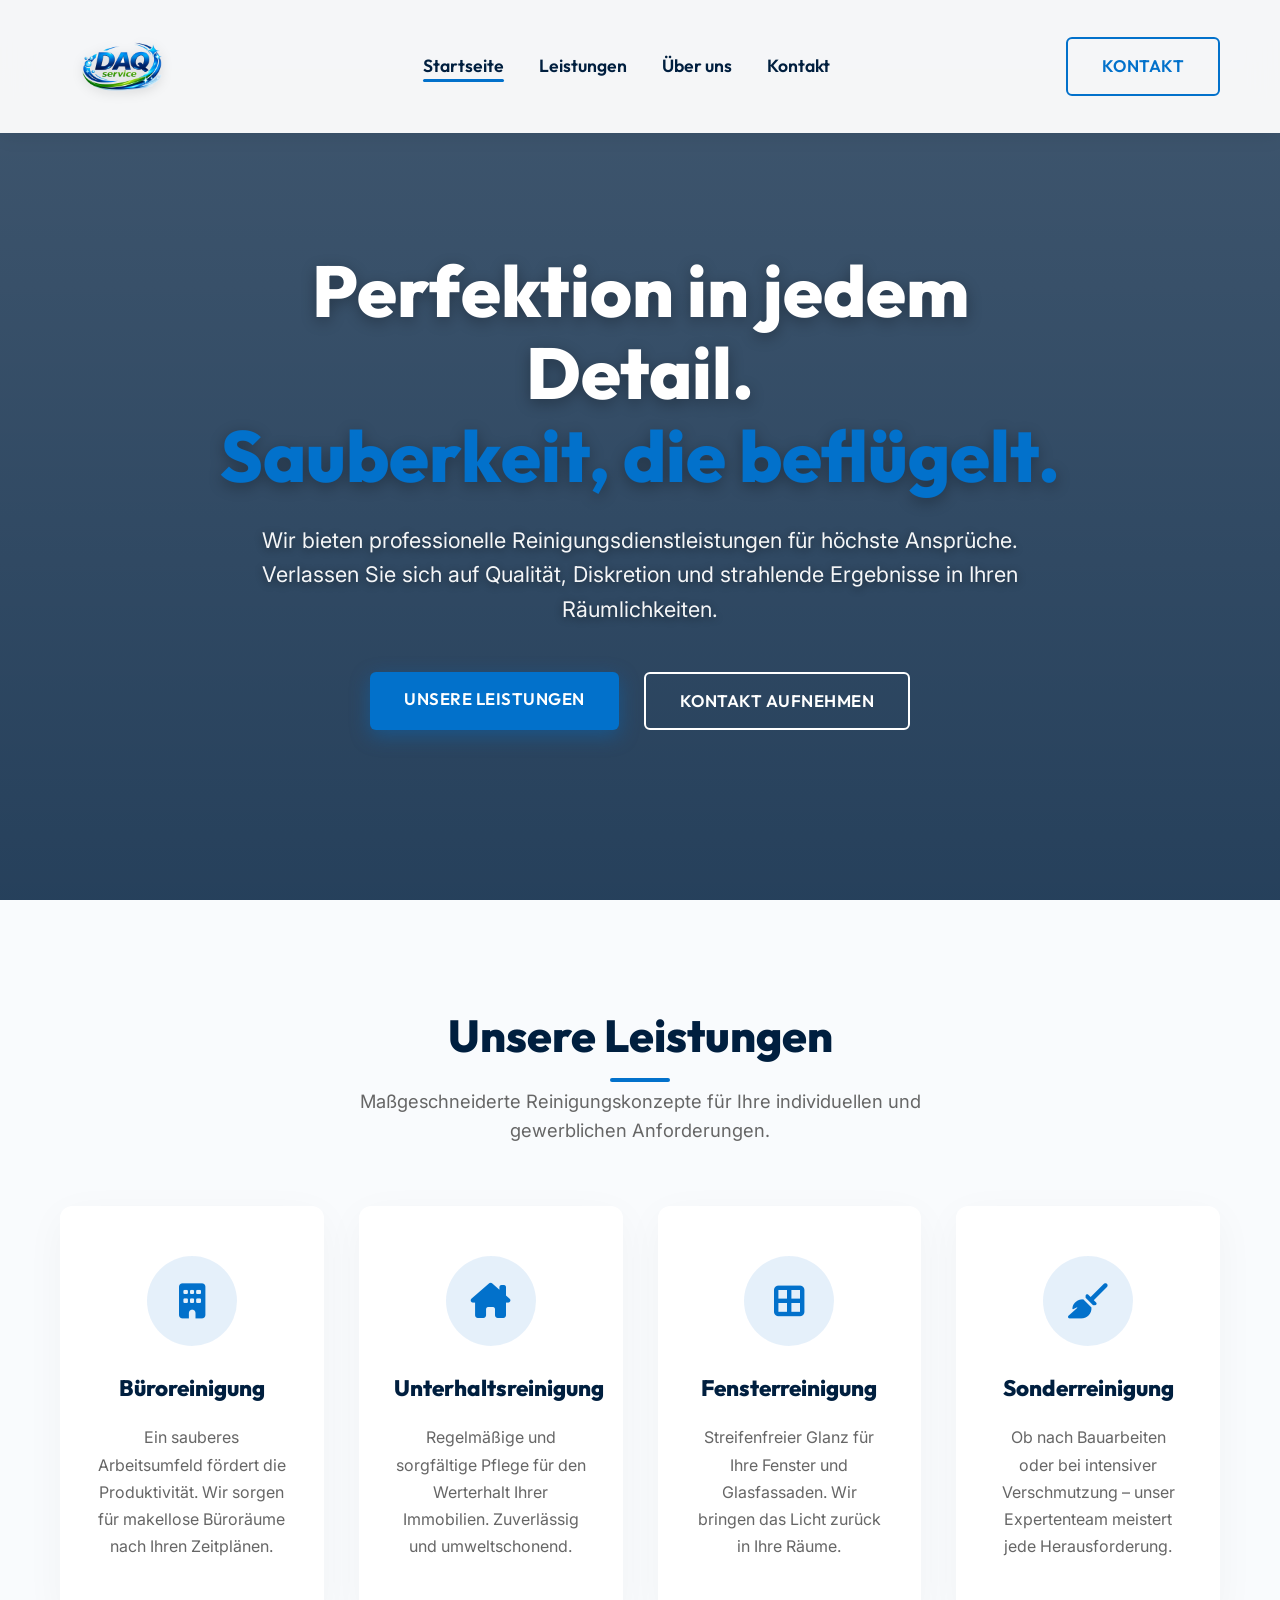
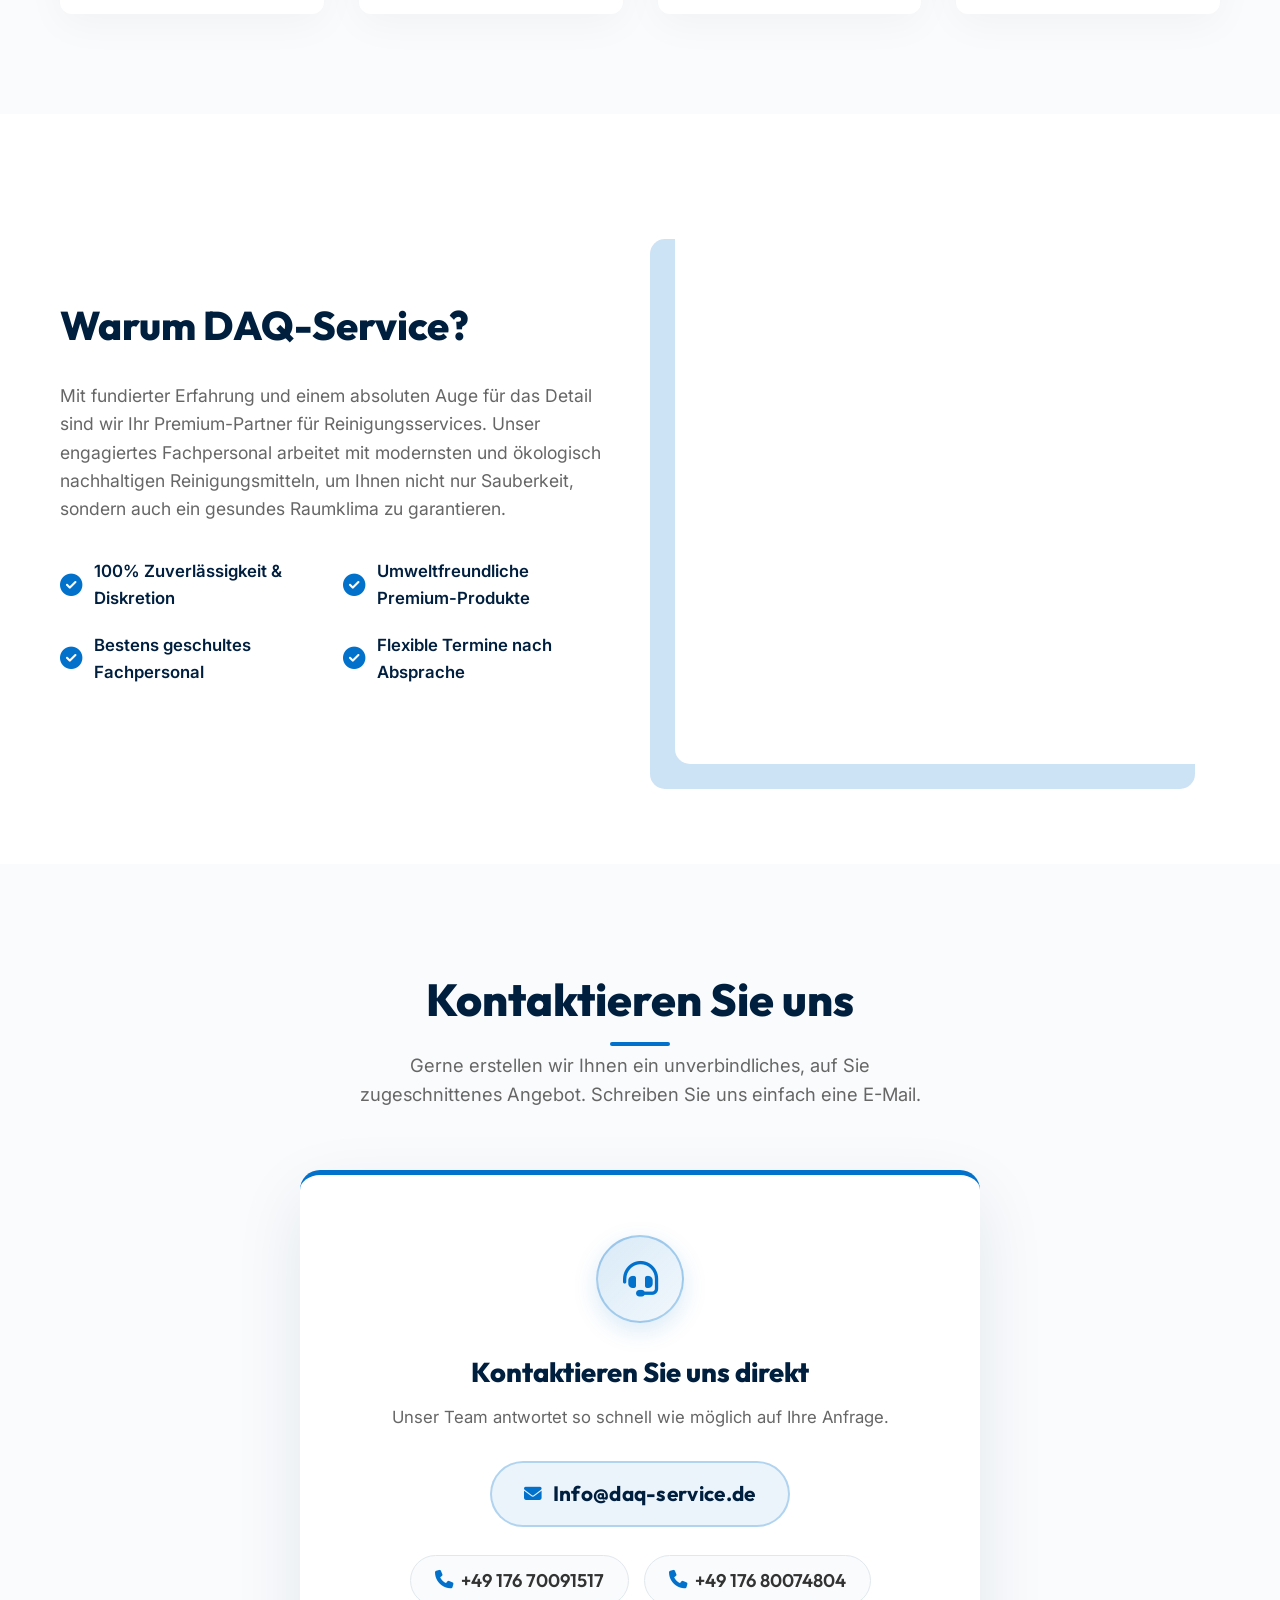
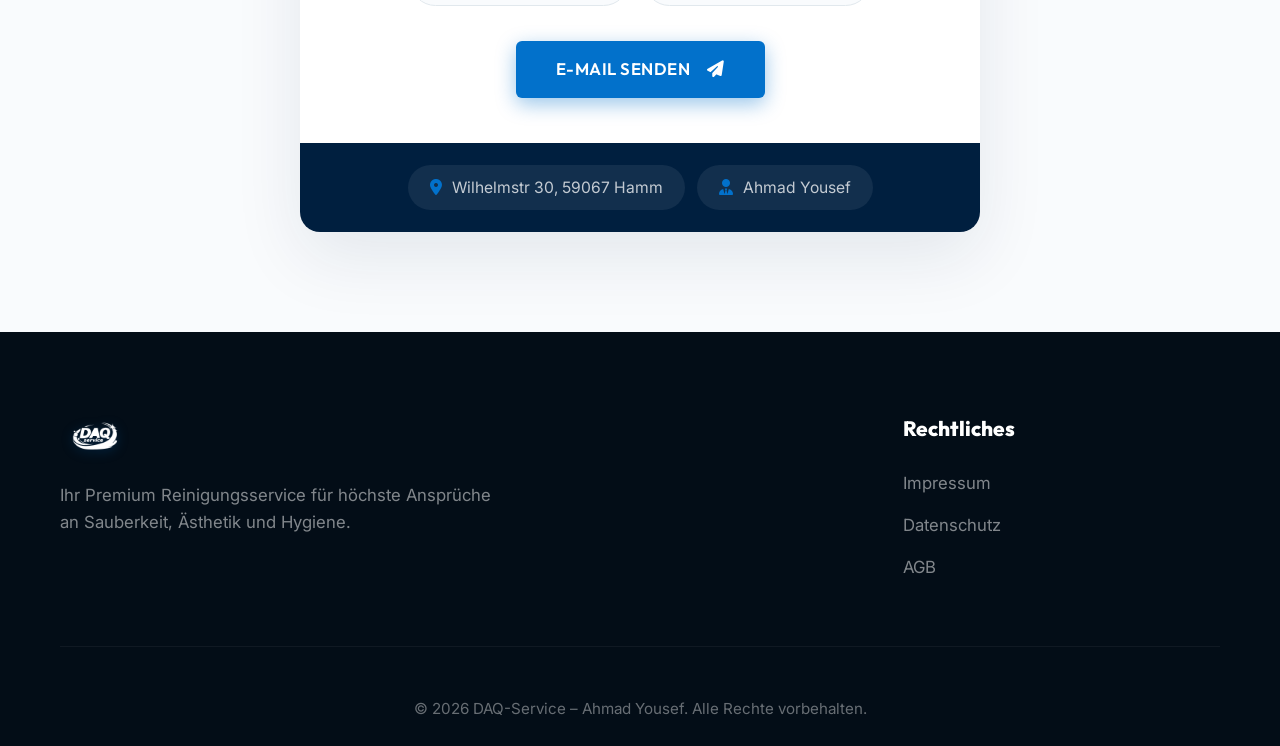
<file: index.html>
<!DOCTYPE html>
<html lang="de">
<head>
    <meta charset="UTF-8">
    <meta name="viewport" content="width=device-width, initial-scale=1.0">
    <title>DAQ-Service | Premium Reinigungsservice</title>
    <meta name="description"
        content="DAQ-Service – Ihr professioneller Partner für Büroreinigung, Unterhaltsreinigung, Fensterreinigung und Sonderreinigung in Hamm.">
    <!-- Modern Fonts -->
    <link
        href="https://fonts.googleapis.com/css2?family=Outfit:wght@300;400;600;800&family=Inter:wght@300;400;600&display=swap"
        rel="stylesheet">
    <!-- FontAwesome Icons -->
    <link rel="stylesheet" href="https://cdnjs.cloudflare.com/ajax/libs/font-awesome/6.4.0/css/all.min.css">
    <!-- AOS Animation Library CSS -->
    <link href="https://unpkg.com/aos@2.3.1/dist/aos.css" rel="stylesheet">
    <!-- Custom CSS -->
    <link rel="stylesheet" href="css/style.css">
</head>

<body>

    <!-- Header / Navbar -->
    <header class="header">
        <div class="container">
            <div class="logo">
                <a href="index.html">
                    <img src="logo.png" alt="DAQ-Service Logo" class="logo-img">
                </a>
            </div>
            <nav class="nav">
                <ul class="nav-list">
                    <li><a href="#home">Startseite</a></li>
                    <li><a href="#services">Leistungen</a></li>
                    <li><a href="#about">Über uns</a></li>
                    <li><a href="#contact">Kontakt</a></li>
                </ul>
            </nav>
            <div class="header-contact">
                <a href="#contact" class="btn btn-outline">Kontakt</a>
            </div>
            <div class="mobile-menu-btn">
                <i class="fa-solid fa-bars"></i>
            </div>
        </div>
    </header>

    <!-- Hero Section -->
    <section id="home" class="hero">
        <div class="hero-content" data-aos="fade-up" data-aos-duration="1000">
            <h1>Perfektion in jedem Detail.<br><span>Sauberkeit, die beflügelt.</span></h1>
            <p>Wir bieten professionelle Reinigungsdienstleistungen für höchste Ansprüche. Verlassen Sie sich auf
                Qualität, Diskretion und strahlende Ergebnisse in Ihren Räumlichkeiten.</p>
            <div class="hero-buttons">
                <a href="#services" class="btn btn-primary">Unsere Leistungen</a>
                <a href="#contact" class="btn btn-secondary">Kontakt aufnehmen</a>
            </div>
        </div>
    </section>

    <!-- Services Section -->
    <section id="services" class="services section-padding">
        <div class="container">
            <div class="section-title" data-aos="fade-up">
                <h2>Unsere Leistungen</h2>
                <p>Maßgeschneiderte Reinigungskonzepte für Ihre individuellen und gewerblichen Anforderungen.</p>
            </div>

            <div class="services-grid">
                <!-- Service 1 -->
                <div class="service-card" data-aos="fade-up" data-aos-delay="100">
                    <div class="service-icon"><i class="fa-solid fa-building"></i></div>
                    <h3>Büroreinigung</h3>
                    <p>Ein sauberes Arbeitsumfeld fördert die Produktivität. Wir sorgen für makellose Büroräume nach
                        Ihren Zeitplänen.</p>
                </div>
                <!-- Service 2 -->
                <div class="service-card" data-aos="fade-up" data-aos-delay="200">
                    <div class="service-icon"><i class="fa-solid fa-house-chimney"></i></div>
                    <h3>Unterhaltsreinigung</h3>
                    <p>Regelmäßige und sorgfältige Pflege für den Werterhalt Ihrer Immobilien. Zuverlässig und
                        umweltschonend.</p>
                </div>
                <!-- Service 3 -->
                <div class="service-card" data-aos="fade-up" data-aos-delay="300">
                    <div class="service-icon"><i class="fa-solid fa-border-all"></i></div>
                    <h3>Fensterreinigung</h3>
                    <p>Streifenfreier Glanz für Ihre Fenster und Glasfassaden. Wir bringen das Licht zurück in Ihre
                        Räume.</p>
                </div>
                <!-- Service 4 -->
                <div class="service-card" data-aos="fade-up" data-aos-delay="400">
                    <div class="service-icon"><i class="fa-solid fa-broom"></i></div>
                    <h3>Sonderreinigung</h3>
                    <p>Ob nach Bauarbeiten oder bei intensiver Verschmutzung – unser Expertenteam meistert jede
                        Herausforderung.</p>
                </div>
            </div>
        </div>
    </section>

    <!-- About Section -->
    <section id="about" class="about section-padding">
        <div class="container">
            <div class="about-content">
                <div class="about-text" data-aos="fade-right">
                    <h2>Warum DAQ-Service?</h2>
                    <p>Mit fundierter Erfahrung und einem absoluten Auge für das Detail sind wir Ihr Premium-Partner
                        für Reinigungsservices. Unser engagiertes Fachpersonal arbeitet mit modernsten und ökologisch
                        nachhaltigen Reinigungsmitteln, um Ihnen nicht nur Sauberkeit, sondern auch ein gesundes
                        Raumklima zu garantieren.</p>
                    <ul class="about-features">
                        <li><i class="fa-solid fa-check-circle"></i> 100% Zuverlässigkeit &amp; Diskretion</li>
                        <li><i class="fa-solid fa-check-circle"></i> Umweltfreundliche Premium-Produkte</li>
                        <li><i class="fa-solid fa-check-circle"></i> Bestens geschultes Fachpersonal</li>
                        <li><i class="fa-solid fa-check-circle"></i> Flexible Termine nach Absprache</li>
                    </ul>
                </div>
                <div class="about-image" data-aos="fade-left">
                    <div class="image-wrapper">
                        <!-- image loaded via css background -->
                    </div>
                </div>
            </div>
        </div>
    </section>

    <!-- Contact Section -->
    <section id="contact" class="contact section-padding">
        <div class="container">
            <div class="section-title" data-aos="fade-up">
                <h2>Kontaktieren Sie uns</h2>
                <p>Gerne erstellen wir Ihnen ein unverbindliches, auf Sie zugeschnittenes Angebot. Schreiben Sie uns
                    einfach eine E-Mail.</p>
            </div>

            <div class="contact-email-box" data-aos="fade-up" data-aos-delay="150">
                <div class="contact-email-inner">
                    <div class="contact-email-icon">
                        <i class="fa-solid fa-headset"></i>
                    </div>
                    <h3>Kontaktieren Sie uns direkt</h3>
                    <p>Unser Team antwortet so schnell wie möglich auf Ihre Anfrage.</p>

                    <!-- Email -->
                    <a href="mailto:Info@daq-service.de" class="contact-email-link">
                        <i class="fa-solid fa-envelope"></i>
                        Info@daq-service.de
                    </a>

                    <!-- Phone Numbers -->
                    <div class="contact-phones">
                        <a href="tel:+4917670091517" class="contact-phone-link">
                            <i class="fa-solid fa-phone"></i>
                            +49 176 70091517
                        </a>
                        <a href="tel:+4917680074804" class="contact-phone-link">
                            <i class="fa-solid fa-phone"></i>
                            +49 176 80074804
                        </a>
                    </div>

                    <a href="mailto:Info@daq-service.de" class="btn btn-primary contact-email-btn">
                        E-Mail senden &nbsp;<i class="fa-solid fa-paper-plane"></i>
                    </a>
                </div>
                <div class="contact-meta">
                    <div class="contact-meta-item">
                        <i class="fa-solid fa-location-dot"></i>
                        <span>Wilhelmstr 30, 59067 Hamm</span>
                    </div>
                    <div class="contact-meta-item">
                        <i class="fa-solid fa-user-tie"></i>
                        <span>Ahmad Yousef</span>
                    </div>
                </div>
            </div>

        </div>
    </section>

    <!-- Footer -->
    <footer class="footer">
        <div class="container">
            <div class="footer-content">
                <div class="footer-logo">
                    <a href="index.html">
                        <img src="logo.png" alt="DAQ-Service Logo" class="footer-logo-img">
                    </a>
                    <p>Ihr Premium Reinigungsservice für höchste Ansprüche an Sauberkeit, Ästhetik und Hygiene.</p>
                </div>
                <div class="footer-links">
                    <h3>Rechtliches</h3>
                    <ul>
                        <li><a href="impressum.html">Impressum</a></li>
                        <li><a href="datenschutz.html">Datenschutz</a></li>
                        <li><a href="agb.html">AGB</a></li>
                    </ul>
                </div>
            </div>
            <div class="footer-bottom">
                <p>&copy; 2026 DAQ-Service – Ahmad Yousef. Alle Rechte vorbehalten.</p>
            </div>
        </div>
    </footer>

    <!-- jQuery Library -->
    <script src="https://code.jquery.com/jquery-3.7.1.min.js"></script>
    <!-- AOS Animation Engine -->
    <script src="https://unpkg.com/aos@2.3.1/dist/aos.js"></script>
    <!-- Custom Interactive Logic -->
    <script src="js/script.js"></script>
</body>


</html>
</file>
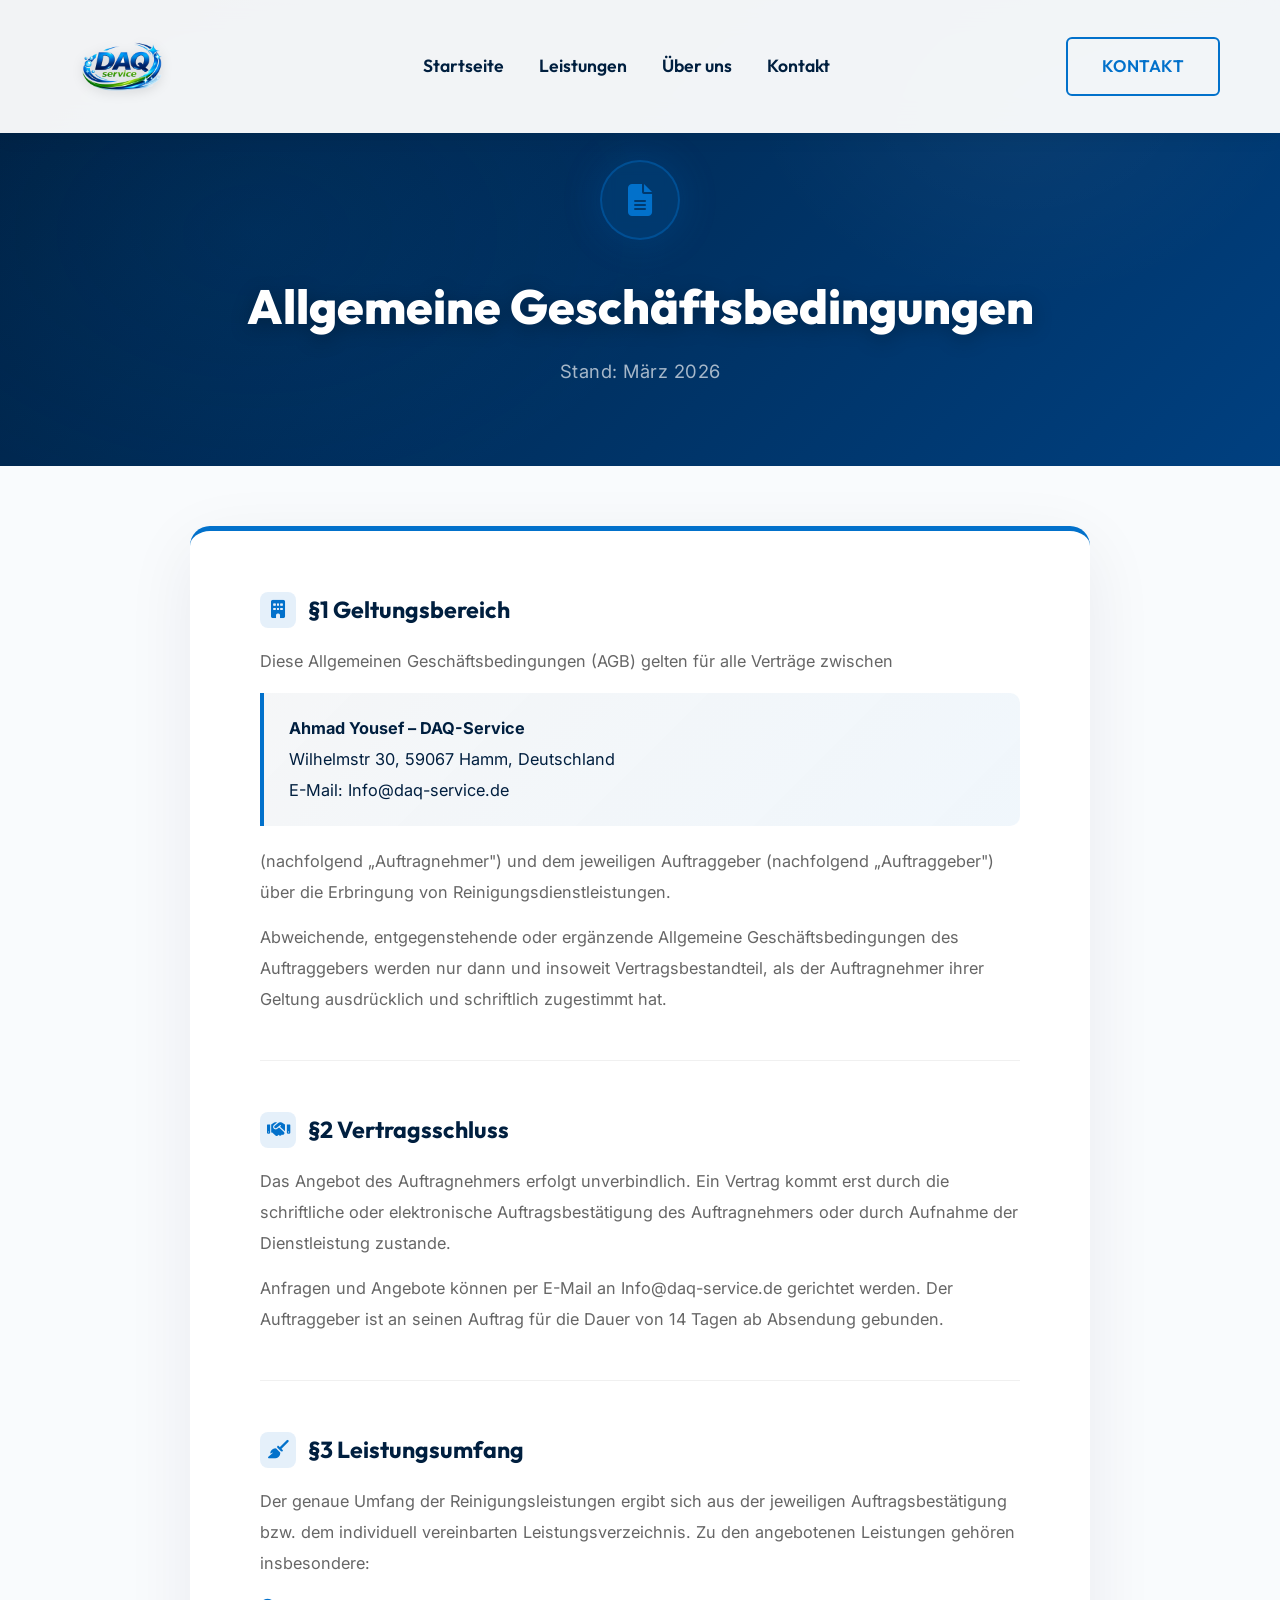
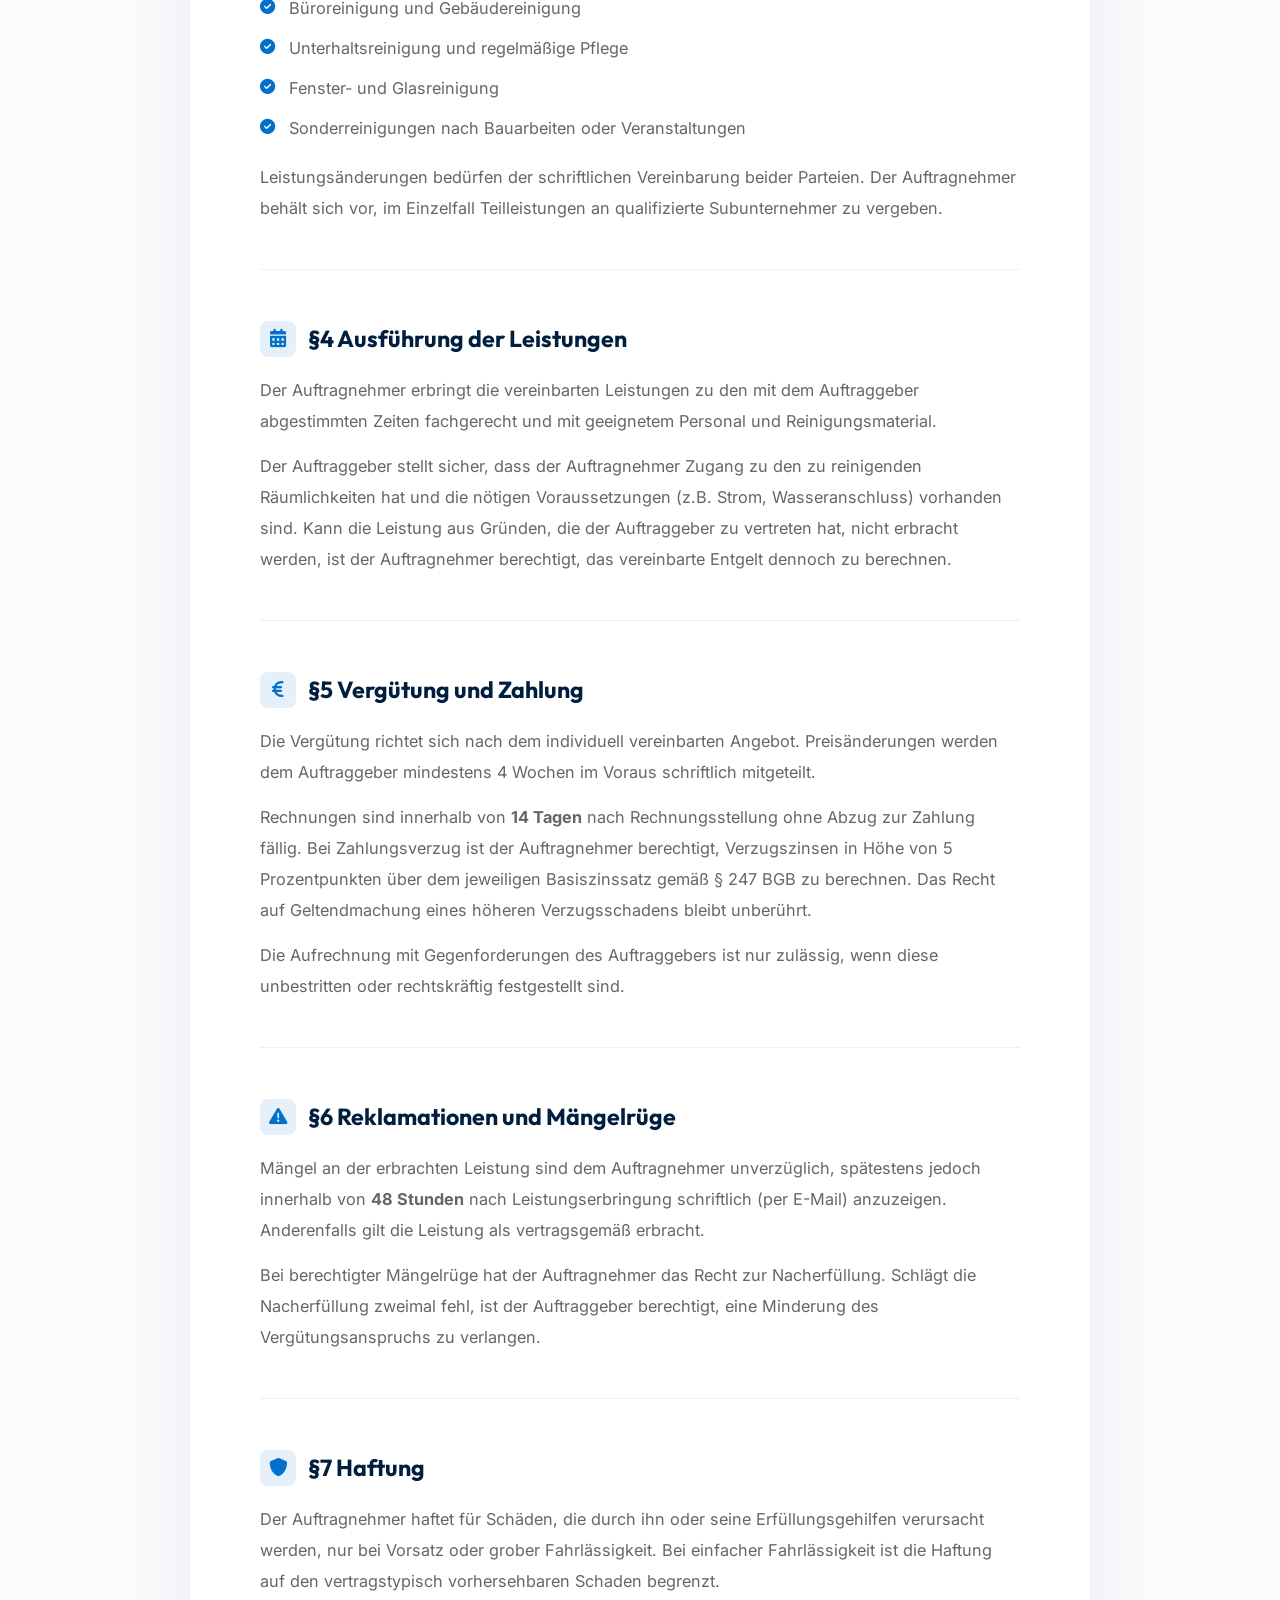
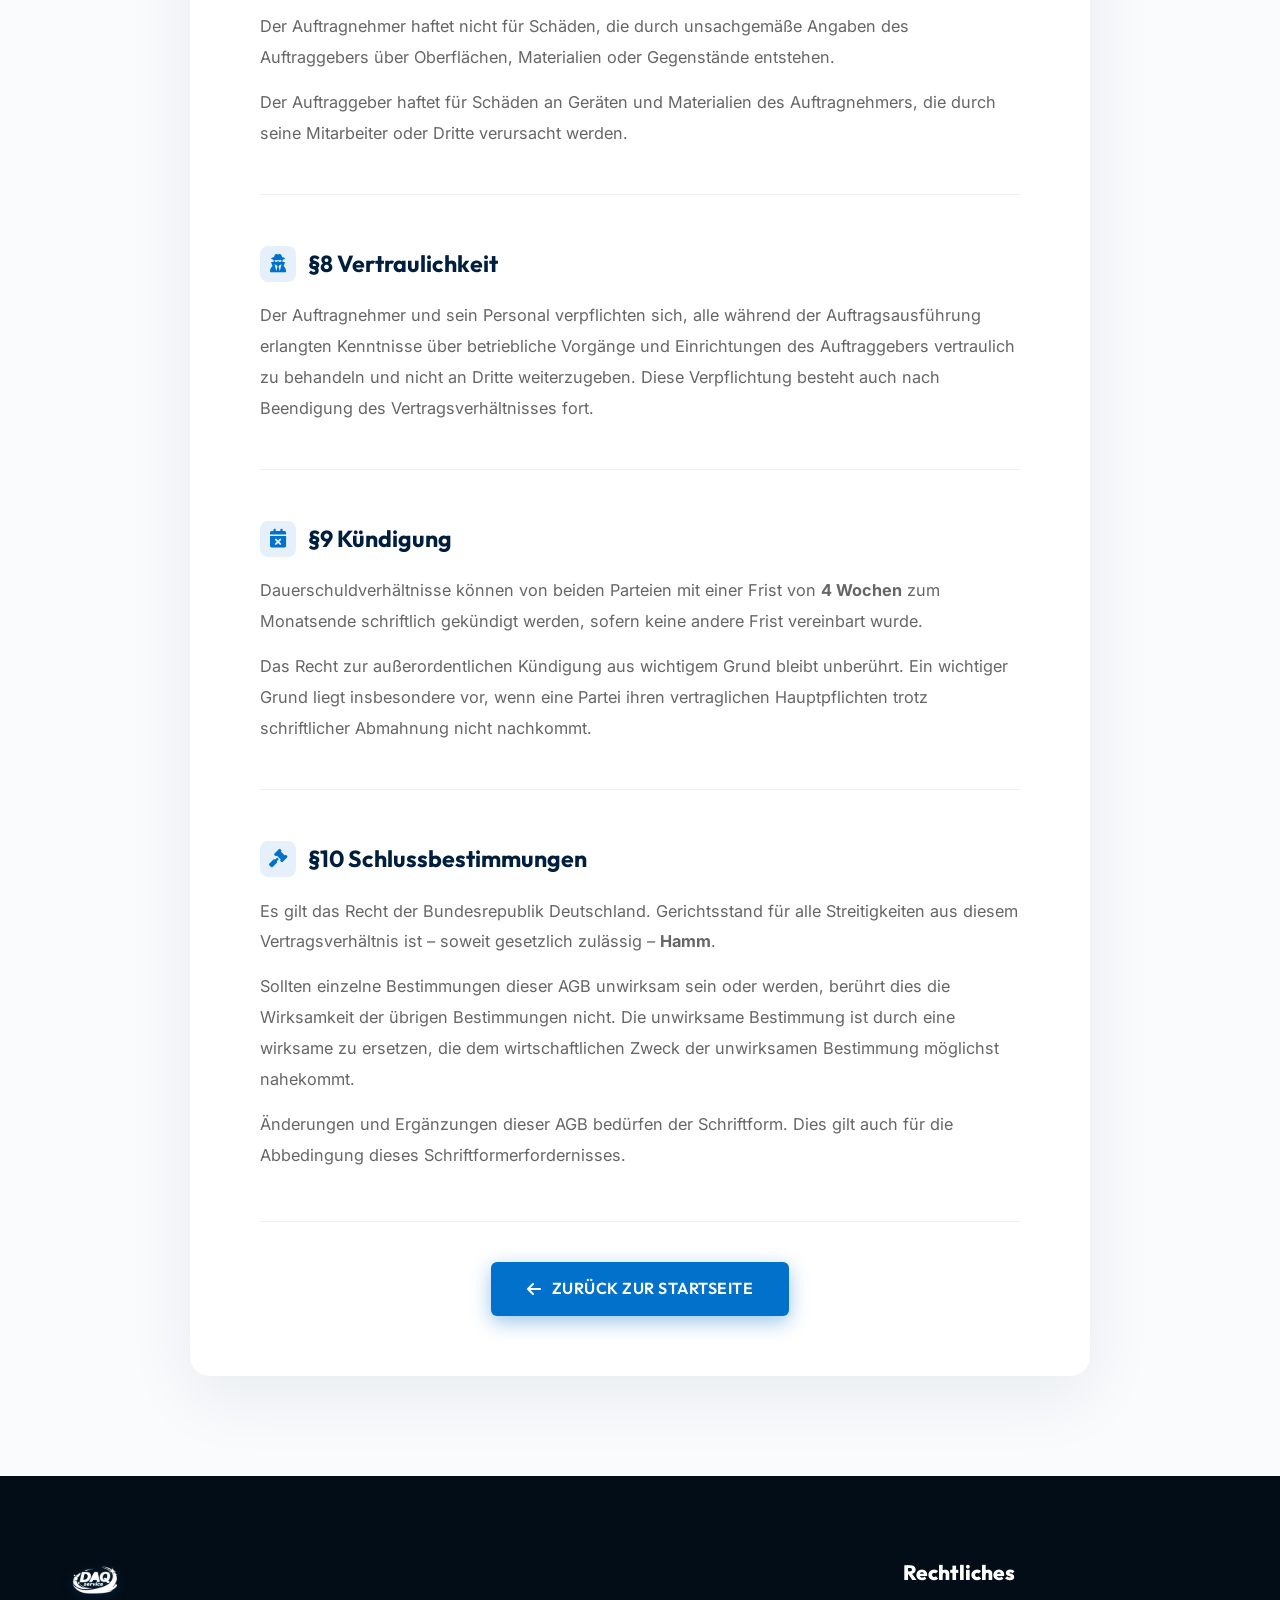
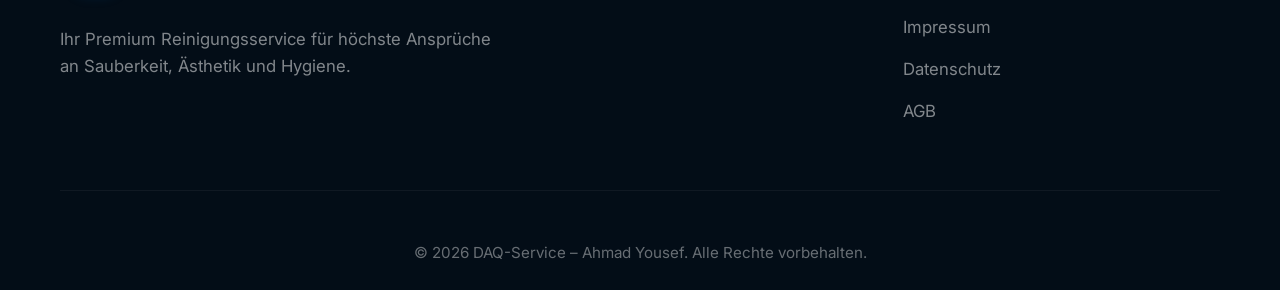
<file: agb.html>
<!DOCTYPE html>
<html lang="de">

<head>
    <meta charset="UTF-8">
    <meta name="viewport" content="width=device-width, initial-scale=1.0">
    <title>AGB | DAQ-Service</title>
    <meta name="description" content="Allgemeine Geschäftsbedingungen (AGB) von DAQ-Service – Ahmad Yousef, Hamm.">
    <meta name="robots" content="noindex, follow">
    <link
        href="https://fonts.googleapis.com/css2?family=Outfit:wght@300;400;600;800&family=Inter:wght@300;400;600&display=swap"
        rel="stylesheet">
    <link rel="stylesheet" href="https://cdnjs.cloudflare.com/ajax/libs/font-awesome/6.4.0/css/all.min.css">
    <link rel="stylesheet" href="css/style.css">
    <link rel="stylesheet" href="css/legal.css">
</head>

<body>

    <!-- Header -->
    <header class="header">
        <div class="container">
            <div class="logo">
                <a href="index.html">
                    <img src="logo.png" alt="DAQ-Service Logo" class="logo-img">
                </a>
            </div>
            <nav class="nav">
                <ul class="nav-list">
                    <li><a href="index.html#home">Startseite</a></li>
                    <li><a href="index.html#services">Leistungen</a></li>
                    <li><a href="index.html#about">Über uns</a></li>
                    <li><a href="index.html#contact">Kontakt</a></li>
                </ul>
            </nav>
            <div class="header-contact">
                <a href="index.html#contact" class="btn btn-outline">Kontakt</a>
            </div>
            <div class="mobile-menu-btn">
                <i class="fa-solid fa-bars"></i>
            </div>
        </div>
    </header>

    <!-- Legal Page Hero -->
    <div class="legal-hero">
        <div class="container">
            <div class="legal-hero-content">
                <div class="legal-icon"><i class="fa-solid fa-file-lines"></i></div>
                <h1>Allgemeine Geschäftsbedingungen</h1>
                <p>Stand: März 2026</p>
            </div>
        </div>
    </div>

    <!-- Content -->
    <main class="legal-content">
        <div class="container">
            <div class="legal-card">

                <section class="legal-section">
                    <h2><i class="fa-solid fa-building"></i> §1 Geltungsbereich</h2>
                    <p>Diese Allgemeinen Geschäftsbedingungen (AGB) gelten für alle Verträge zwischen</p>
                    <p class="legal-highlight">
                        <strong>Ahmad Yousef – DAQ-Service</strong><br>
                        Wilhelmstr 30, 59067 Hamm, Deutschland<br>
                        E-Mail: Info@daq-service.de
                    </p>
                    <p>(nachfolgend „Auftragnehmer") und dem jeweiligen Auftraggeber (nachfolgend „Auftraggeber") über
                        die Erbringung von Reinigungsdienstleistungen.</p>
                    <p>Abweichende, entgegenstehende oder ergänzende Allgemeine Geschäftsbedingungen des Auftraggebers
                        werden nur dann und insoweit Vertragsbestandteil, als der Auftragnehmer ihrer Geltung
                        ausdrücklich und schriftlich zugestimmt hat.</p>
                </section>

                <section class="legal-section">
                    <h2><i class="fa-solid fa-handshake"></i> §2 Vertragsschluss</h2>
                    <p>Das Angebot des Auftragnehmers erfolgt unverbindlich. Ein Vertrag kommt erst durch die
                        schriftliche oder elektronische Auftragsbestätigung des Auftragnehmers oder durch Aufnahme der
                        Dienstleistung zustande.</p>
                    <p>Anfragen und Angebote können per E-Mail an Info@daq-service.de gerichtet werden. Der
                        Auftraggeber ist an seinen Auftrag für die Dauer von 14 Tagen ab Absendung gebunden.</p>
                </section>

                <section class="legal-section">
                    <h2><i class="fa-solid fa-broom"></i> §3 Leistungsumfang</h2>
                    <p>Der genaue Umfang der Reinigungsleistungen ergibt sich aus der jeweiligen Auftragsbestätigung
                        bzw. dem individuell vereinbarten Leistungsverzeichnis. Zu den angebotenen Leistungen gehören
                        insbesondere:</p>
                    <ul class="legal-list">
                        <li><i class="fa-solid fa-check-circle"></i> Büroreinigung und Gebäudereinigung</li>
                        <li><i class="fa-solid fa-check-circle"></i> Unterhaltsreinigung und regelmäßige Pflege</li>
                        <li><i class="fa-solid fa-check-circle"></i> Fenster- und Glasreinigung</li>
                        <li><i class="fa-solid fa-check-circle"></i> Sonderreinigungen nach Bauarbeiten oder
                            Veranstaltungen</li>
                    </ul>
                    <p>Leistungsänderungen bedürfen der schriftlichen Vereinbarung beider Parteien. Der Auftragnehmer
                        behält sich vor, im Einzelfall Teilleistungen an qualifizierte Subunternehmer zu vergeben.</p>
                </section>

                <section class="legal-section">
                    <h2><i class="fa-solid fa-calendar-days"></i> §4 Ausführung der Leistungen</h2>
                    <p>Der Auftragnehmer erbringt die vereinbarten Leistungen zu den mit dem Auftraggeber abgestimmten
                        Zeiten fachgerecht und mit geeignetem Personal und Reinigungsmaterial.</p>
                    <p>Der Auftraggeber stellt sicher, dass der Auftragnehmer Zugang zu den zu reinigenden
                        Räumlichkeiten hat und die nötigen Voraussetzungen (z.B. Strom, Wasseranschluss) vorhanden sind.
                        Kann die Leistung aus Gründen, die der Auftraggeber zu vertreten hat, nicht erbracht werden, ist
                        der Auftragnehmer berechtigt, das vereinbarte Entgelt dennoch zu berechnen.</p>
                </section>

                <section class="legal-section">
                    <h2><i class="fa-solid fa-euro-sign"></i> §5 Vergütung und Zahlung</h2>
                    <p>Die Vergütung richtet sich nach dem individuell vereinbarten Angebot. Preisänderungen werden dem
                        Auftraggeber mindestens 4 Wochen im Voraus schriftlich mitgeteilt.</p>
                    <p>Rechnungen sind innerhalb von <strong>14 Tagen</strong> nach Rechnungsstellung ohne Abzug zur
                        Zahlung fällig. Bei Zahlungsverzug ist der Auftragnehmer berechtigt, Verzugszinsen in Höhe von 5
                        Prozentpunkten über dem jeweiligen Basiszinssatz gemäß § 247 BGB zu berechnen. Das Recht auf
                        Geltendmachung eines höheren Verzugsschadens bleibt unberührt.</p>
                    <p>Die Aufrechnung mit Gegenforderungen des Auftraggebers ist nur zulässig, wenn diese unbestritten
                        oder rechtskräftig festgestellt sind.</p>
                </section>

                <section class="legal-section">
                    <h2><i class="fa-solid fa-triangle-exclamation"></i> §6 Reklamationen und Mängelrüge</h2>
                    <p>Mängel an der erbrachten Leistung sind dem Auftragnehmer unverzüglich, spätestens jedoch
                        innerhalb von <strong>48 Stunden</strong> nach Leistungserbringung schriftlich (per E-Mail)
                        anzuzeigen. Anderenfalls gilt die Leistung als vertragsgemäß erbracht.</p>
                    <p>Bei berechtigter Mängelrüge hat der Auftragnehmer das Recht zur Nacherfüllung. Schlägt die
                        Nacherfüllung zweimal fehl, ist der Auftraggeber berechtigt, eine Minderung des
                        Vergütungsanspruchs zu verlangen.</p>
                </section>

                <section class="legal-section">
                    <h2><i class="fa-solid fa-shield"></i> §7 Haftung</h2>
                    <p>Der Auftragnehmer haftet für Schäden, die durch ihn oder seine Erfüllungsgehilfen verursacht
                        werden, nur bei Vorsatz oder grober Fahrlässigkeit. Bei einfacher Fahrlässigkeit ist die Haftung
                        auf den vertragstypisch vorhersehbaren Schaden begrenzt.</p>
                    <p>Der Auftragnehmer haftet nicht für Schäden, die durch unsachgemäße Angaben des Auftraggebers über
                        Oberflächen, Materialien oder Gegenstände entstehen.</p>
                    <p>Der Auftraggeber haftet für Schäden an Geräten und Materialien des Auftragnehmers, die durch
                        seine Mitarbeiter oder Dritte verursacht werden.</p>
                </section>

                <section class="legal-section">
                    <h2><i class="fa-solid fa-user-secret"></i> §8 Vertraulichkeit</h2>
                    <p>Der Auftragnehmer und sein Personal verpflichten sich, alle während der Auftragsausführung
                        erlangten Kenntnisse über betriebliche Vorgänge und Einrichtungen des Auftraggebers vertraulich
                        zu behandeln und nicht an Dritte weiterzugeben. Diese Verpflichtung besteht auch nach Beendigung
                        des Vertragsverhältnisses fort.</p>
                </section>

                <section class="legal-section">
                    <h2><i class="fa-solid fa-calendar-xmark"></i> §9 Kündigung</h2>
                    <p>Dauerschuldverhältnisse können von beiden Parteien mit einer Frist von <strong>4 Wochen</strong>
                        zum Monatsende schriftlich gekündigt werden, sofern keine andere Frist vereinbart wurde.</p>
                    <p>Das Recht zur außerordentlichen Kündigung aus wichtigem Grund bleibt unberührt. Ein wichtiger
                        Grund liegt insbesondere vor, wenn eine Partei ihren vertraglichen Hauptpflichten trotz
                        schriftlicher Abmahnung nicht nachkommt.</p>
                </section>

                <section class="legal-section">
                    <h2><i class="fa-solid fa-gavel"></i> §10 Schlussbestimmungen</h2>
                    <p>Es gilt das Recht der Bundesrepublik Deutschland. Gerichtsstand für alle Streitigkeiten aus
                        diesem Vertragsverhältnis ist – soweit gesetzlich zulässig – <strong>Hamm</strong>.</p>
                    <p>Sollten einzelne Bestimmungen dieser AGB unwirksam sein oder werden, berührt dies die Wirksamkeit
                        der übrigen Bestimmungen nicht. Die unwirksame Bestimmung ist durch eine wirksame zu ersetzen,
                        die dem wirtschaftlichen Zweck der unwirksamen Bestimmung möglichst nahekommt.</p>
                    <p>Änderungen und Ergänzungen dieser AGB bedürfen der Schriftform. Dies gilt auch für die
                        Abbedingung dieses Schriftformerfordernisses.</p>
                </section>

                <div class="legal-back">
                    <a href="index.html" class="btn btn-primary"><i class="fa-solid fa-arrow-left"></i> Zurück zur
                        Startseite</a>
                </div>

            </div>
        </div>
    </main>

    <!-- Footer -->
    <footer class="footer">
        <div class="container">
            <div class="footer-content">
                <div class="footer-logo">
                    <a href="index.html">
                        <img src="logo.png" alt="DAQ-Service Logo" class="footer-logo-img">
                    </a>
                    <p>Ihr Premium Reinigungsservice für höchste Ansprüche an Sauberkeit, Ästhetik und Hygiene.</p>
                </div>
                <div class="footer-links">
                    <h3>Rechtliches</h3>
                    <ul>
                        <li><a href="impressum.html">Impressum</a></li>
                        <li><a href="datenschutz.html">Datenschutz</a></li>
                        <li><a href="agb.html">AGB</a></li>
                    </ul>
                </div>
            </div>
            <div class="footer-bottom">
                <p>&copy; 2026 DAQ-Service – Ahmad Yousef. Alle Rechte vorbehalten.</p>
            </div>
        </div>
    </footer>

    <script src="https://code.jquery.com/jquery-3.7.1.min.js"></script>
    <script src="js/script.js"></script>
</body>

</html>
</file>
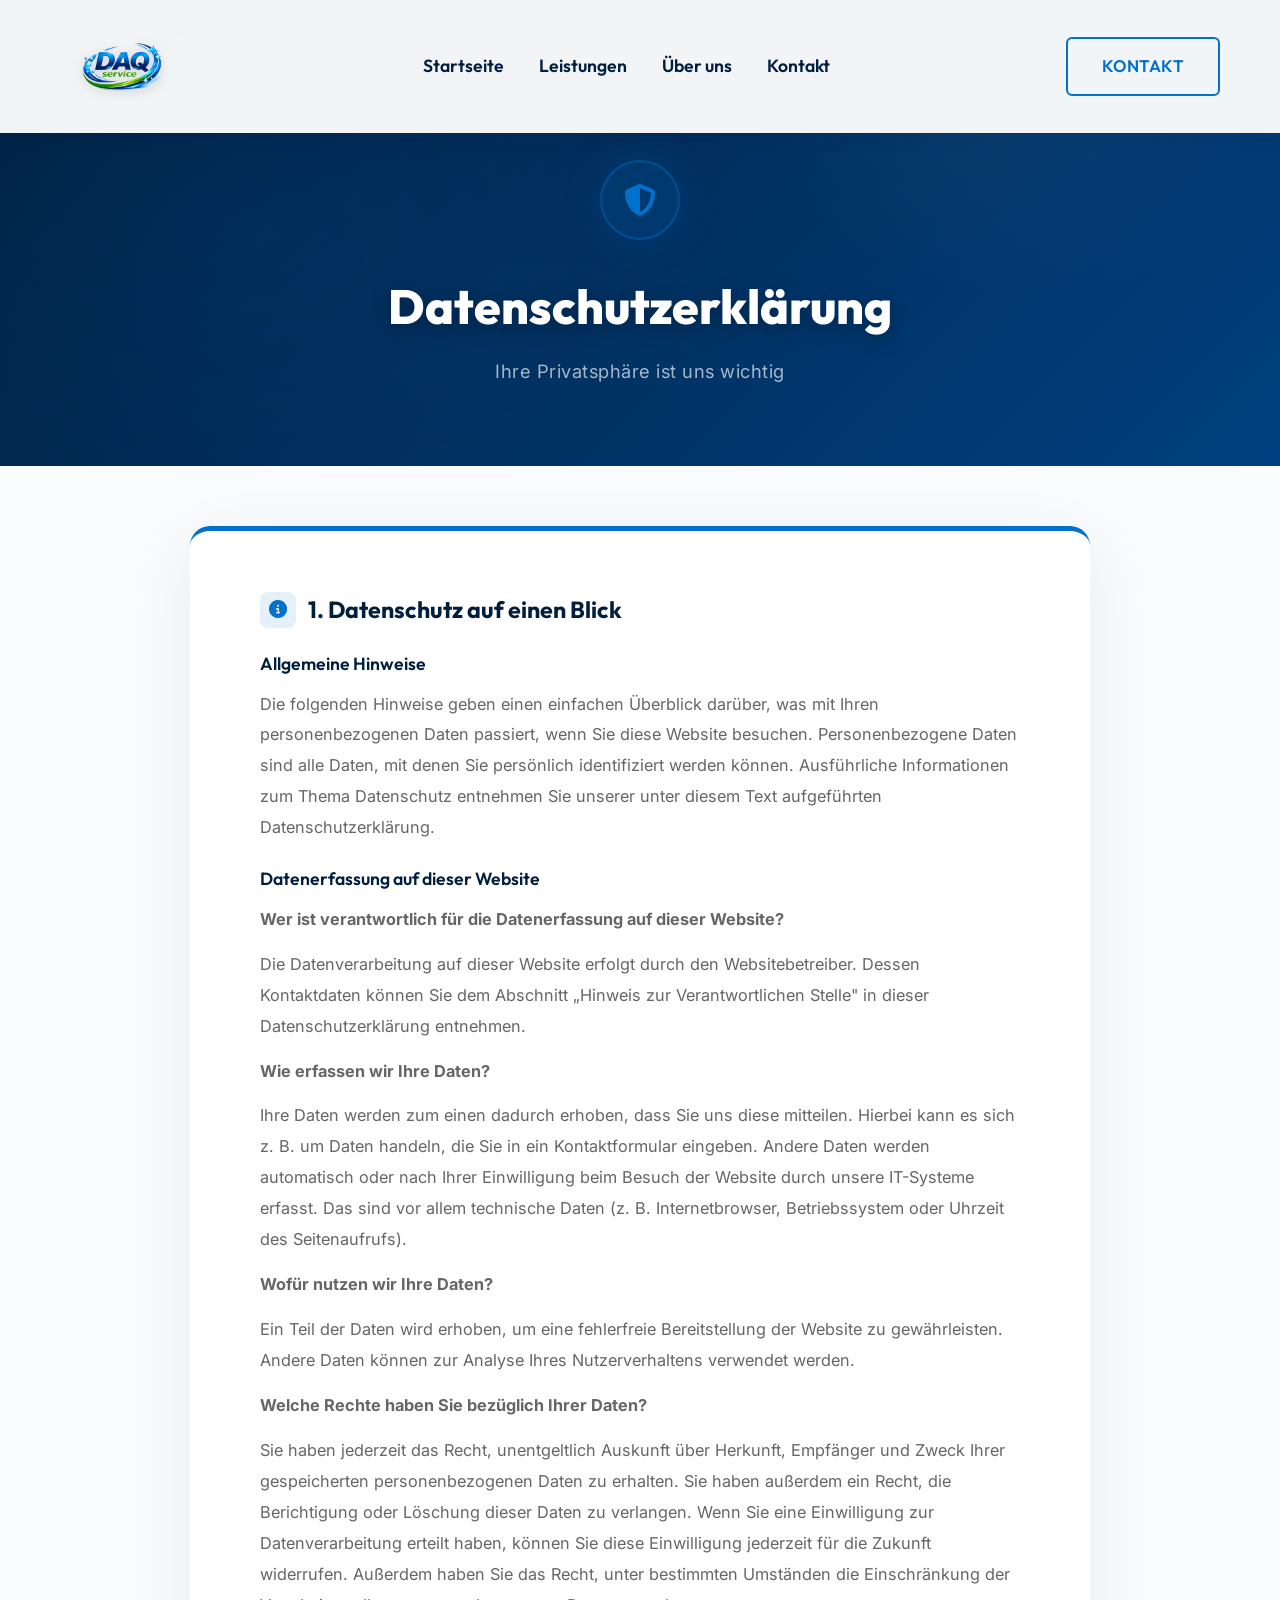
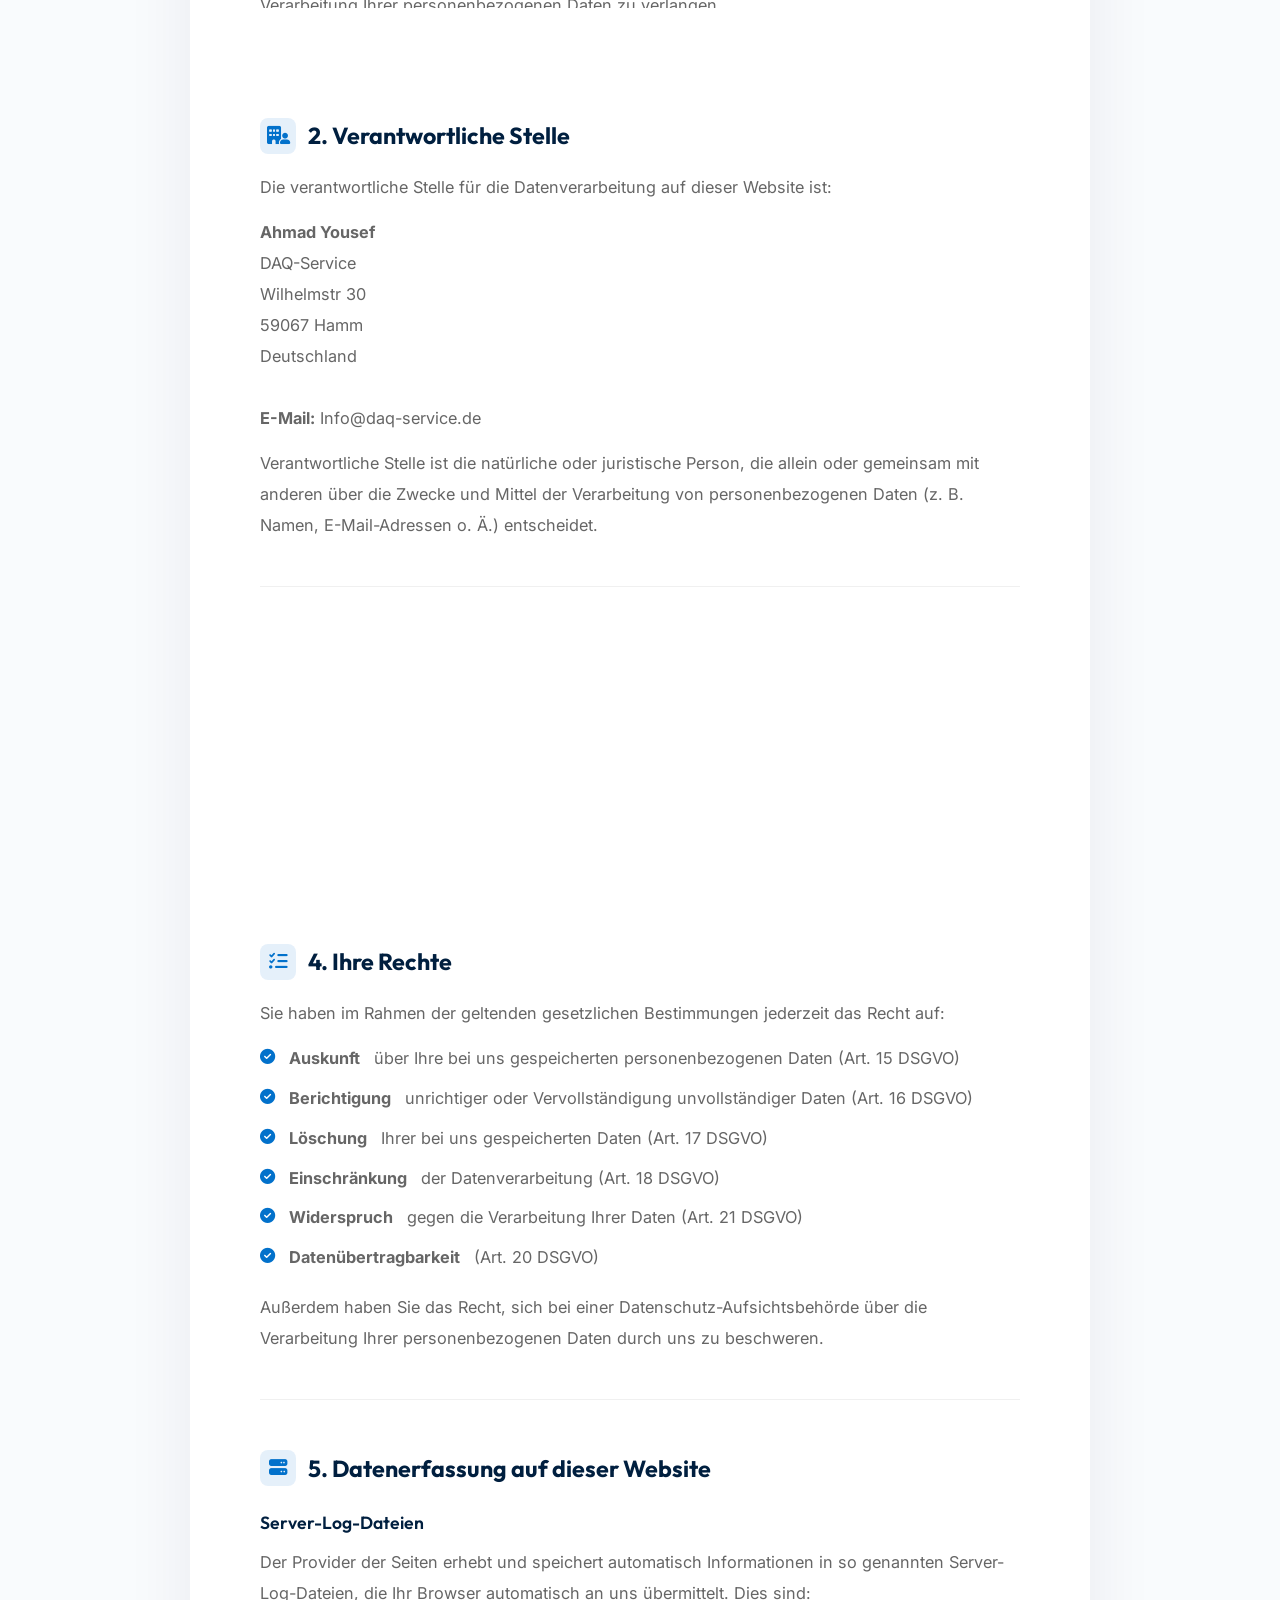
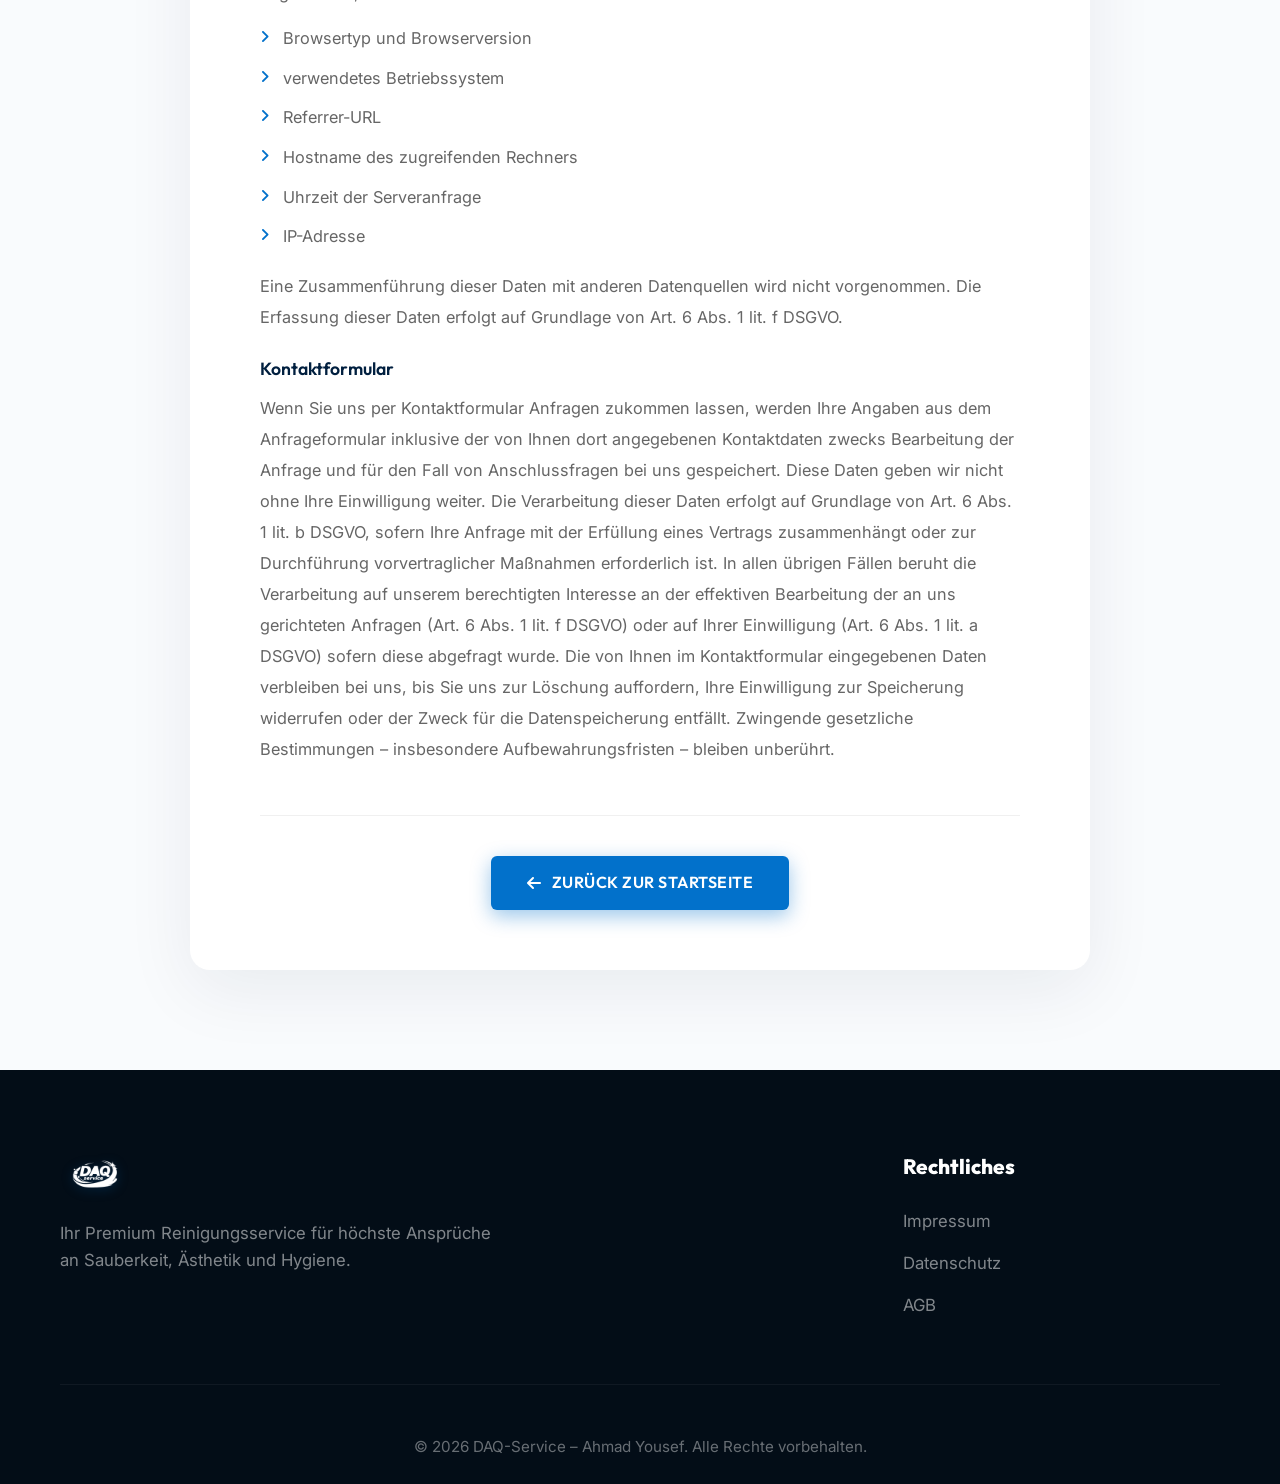
<file: datenschutz.html>
<!DOCTYPE html>
<html lang="de">

<head>
    <meta charset="UTF-8">
    <meta name="viewport" content="width=device-width, initial-scale=1.0">
    <title>Datenschutzerklärung | DAQ-Service</title>
    <meta name="description"
        content="Datenschutzerklärung von DAQ-Service – wie wir Ihre personenbezogenen Daten schützen.">
    <meta name="robots" content="noindex, follow">
    <link
        href="https://fonts.googleapis.com/css2?family=Outfit:wght@300;400;600;800&family=Inter:wght@300;400;600&display=swap"
        rel="stylesheet">
    <link rel="stylesheet" href="https://cdnjs.cloudflare.com/ajax/libs/font-awesome/6.4.0/css/all.min.css">
    <link rel="stylesheet" href="css/style.css">
    <link rel="stylesheet" href="css/legal.css">
</head>

<body>

    <!-- Header -->
    <header class="header">
        <div class="container">
            <div class="logo">
                <a href="index.html">
                    <img src="logo.png" alt="DAQ-Service Logo" class="logo-img">
                </a>
            </div>
            <nav class="nav">
                <ul class="nav-list">
                    <li><a href="index.html#home">Startseite</a></li>
                    <li><a href="index.html#services">Leistungen</a></li>
                    <li><a href="index.html#about">Über uns</a></li>
                    <li><a href="index.html#contact">Kontakt</a></li>
                </ul>
            </nav>
            <div class="header-contact">
                <a href="index.html#contact" class="btn btn-outline">Kontakt</a>
            </div>
            <div class="mobile-menu-btn">
                <i class="fa-solid fa-bars"></i>
            </div>
        </div>
    </header>

    <!-- Legal Page Hero -->
    <div class="legal-hero">
        <div class="container">
            <div class="legal-hero-content">
                <div class="legal-icon"><i class="fa-solid fa-shield-halved"></i></div>
                <h1>Datenschutzerklärung</h1>
                <p>Ihre Privatsphäre ist uns wichtig</p>
            </div>
        </div>
    </div>

    <!-- Content -->
    <main class="legal-content">
        <div class="container">
            <div class="legal-card">

                <section class="legal-section">
                    <h2><i class="fa-solid fa-circle-info"></i> 1. Datenschutz auf einen Blick</h2>
                    <h3>Allgemeine Hinweise</h3>
                    <p>Die folgenden Hinweise geben einen einfachen Überblick darüber, was mit Ihren personenbezogenen
                        Daten passiert, wenn Sie diese Website besuchen. Personenbezogene Daten sind alle Daten, mit
                        denen Sie persönlich identifiziert werden können. Ausführliche Informationen zum Thema
                        Datenschutz entnehmen Sie unserer unter diesem Text aufgeführten Datenschutzerklärung.</p>

                    <h3>Datenerfassung auf dieser Website</h3>
                    <p><strong>Wer ist verantwortlich für die Datenerfassung auf dieser Website?</strong></p>
                    <p>Die Datenverarbeitung auf dieser Website erfolgt durch den Websitebetreiber. Dessen Kontaktdaten
                        können Sie dem Abschnitt „Hinweis zur Verantwortlichen Stelle" in dieser Datenschutzerklärung
                        entnehmen.</p>

                    <p><strong>Wie erfassen wir Ihre Daten?</strong></p>
                    <p>Ihre Daten werden zum einen dadurch erhoben, dass Sie uns diese mitteilen. Hierbei kann es sich
                        z. B. um Daten handeln, die Sie in ein Kontaktformular eingeben. Andere Daten werden automatisch
                        oder nach Ihrer Einwilligung beim Besuch der Website durch unsere IT-Systeme erfasst. Das sind
                        vor allem technische Daten (z. B. Internetbrowser, Betriebssystem oder Uhrzeit des
                        Seitenaufrufs).</p>

                    <p><strong>Wofür nutzen wir Ihre Daten?</strong></p>
                    <p>Ein Teil der Daten wird erhoben, um eine fehlerfreie Bereitstellung der Website zu gewährleisten.
                        Andere Daten können zur Analyse Ihres Nutzerverhaltens verwendet werden.</p>

                    <p><strong>Welche Rechte haben Sie bezüglich Ihrer Daten?</strong></p>
                    <p>Sie haben jederzeit das Recht, unentgeltlich Auskunft über Herkunft, Empfänger und Zweck Ihrer
                        gespeicherten personenbezogenen Daten zu erhalten. Sie haben außerdem ein Recht, die
                        Berichtigung oder Löschung dieser Daten zu verlangen. Wenn Sie eine Einwilligung zur
                        Datenverarbeitung erteilt haben, können Sie diese Einwilligung jederzeit für die Zukunft
                        widerrufen. Außerdem haben Sie das Recht, unter bestimmten Umständen die Einschränkung der
                        Verarbeitung Ihrer personenbezogenen Daten zu verlangen.</p>
                </section>

                <section class="legal-section">
                    <h2><i class="fa-solid fa-building-user"></i> 2. Verantwortliche Stelle</h2>
                    <p>Die verantwortliche Stelle für die Datenverarbeitung auf dieser Website ist:</p>
                    <p>
                        <strong>Ahmad Yousef</strong><br>
                        DAQ-Service<br>
                        Wilhelmstr 30<br>
                        59067 Hamm<br>
                        Deutschland<br><br>
                        <strong>E-Mail:</strong> Info@daq-service.de
                    </p>
                    <p>Verantwortliche Stelle ist die natürliche oder juristische Person, die allein oder gemeinsam mit
                        anderen über die Zwecke und Mittel der Verarbeitung von personenbezogenen Daten (z. B. Namen,
                        E-Mail-Adressen o. Ä.) entscheidet.</p>
                </section>

                <section class="legal-section">
                    <h2><i class="fa-solid fa-file-contract"></i> 3. Speicherdauer</h2>
                    <p>Soweit innerhalb dieser Datenschutzerklärung keine speziellere Speicherdauer genannt wurde,
                        verbleiben Ihre personenbezogenen Daten bei uns, bis der Zweck für die Datenverarbeitung
                        entfällt. Wenn Sie ein berechtigtes Löschersuchen geltend machen oder eine Einwilligung zur
                        Datenverarbeitung widerrufen, werden Ihre Daten gelöscht, sofern wir keine anderen rechtlich
                        zulässigen Gründe für die Speicherung Ihrer personenbezogenen Daten haben.</p>
                </section>

                <section class="legal-section">
                    <h2><i class="fa-solid fa-list-check"></i> 4. Ihre Rechte</h2>
                    <p>Sie haben im Rahmen der geltenden gesetzlichen Bestimmungen jederzeit das Recht auf:</p>
                    <ul class="legal-list">
                        <li><i class="fa-solid fa-check-circle"></i> <strong>Auskunft</strong> über Ihre bei uns
                            gespeicherten personenbezogenen Daten (Art. 15 DSGVO)</li>
                        <li><i class="fa-solid fa-check-circle"></i> <strong>Berichtigung</strong> unrichtiger oder
                            Vervollständigung unvollständiger Daten (Art. 16 DSGVO)</li>
                        <li><i class="fa-solid fa-check-circle"></i> <strong>Löschung</strong> Ihrer bei uns
                            gespeicherten Daten (Art. 17 DSGVO)</li>
                        <li><i class="fa-solid fa-check-circle"></i> <strong>Einschränkung</strong> der
                            Datenverarbeitung (Art. 18 DSGVO)</li>
                        <li><i class="fa-solid fa-check-circle"></i> <strong>Widerspruch</strong> gegen die Verarbeitung
                            Ihrer Daten (Art. 21 DSGVO)</li>
                        <li><i class="fa-solid fa-check-circle"></i> <strong>Datenübertragbarkeit</strong> (Art. 20
                            DSGVO)</li>
                    </ul>
                    <p>Außerdem haben Sie das Recht, sich bei einer Datenschutz-Aufsichtsbehörde über die Verarbeitung
                        Ihrer personenbezogenen Daten durch uns zu beschweren.</p>
                </section>

                <section class="legal-section">
                    <h2><i class="fa-solid fa-server"></i> 5. Datenerfassung auf dieser Website</h2>
                    <h3>Server-Log-Dateien</h3>
                    <p>Der Provider der Seiten erhebt und speichert automatisch Informationen in so genannten
                        Server-Log-Dateien, die Ihr Browser automatisch an uns übermittelt. Dies sind:</p>
                    <ul class="legal-list">
                        <li><i class="fa-solid fa-angle-right"></i> Browsertyp und Browserversion</li>
                        <li><i class="fa-solid fa-angle-right"></i> verwendetes Betriebssystem</li>
                        <li><i class="fa-solid fa-angle-right"></i> Referrer-URL</li>
                        <li><i class="fa-solid fa-angle-right"></i> Hostname des zugreifenden Rechners</li>
                        <li><i class="fa-solid fa-angle-right"></i> Uhrzeit der Serveranfrage</li>
                        <li><i class="fa-solid fa-angle-right"></i> IP-Adresse</li>
                    </ul>
                    <p>Eine Zusammenführung dieser Daten mit anderen Datenquellen wird nicht vorgenommen. Die Erfassung
                        dieser Daten erfolgt auf Grundlage von Art. 6 Abs. 1 lit. f DSGVO.</p>

                    <h3>Kontaktformular</h3>
                    <p>Wenn Sie uns per Kontaktformular Anfragen zukommen lassen, werden Ihre Angaben aus dem
                        Anfrageformular inklusive der von Ihnen dort angegebenen Kontaktdaten zwecks Bearbeitung der
                        Anfrage und für den Fall von Anschlussfragen bei uns gespeichert. Diese Daten geben wir nicht
                        ohne Ihre Einwilligung weiter. Die Verarbeitung dieser Daten erfolgt auf Grundlage von Art. 6
                        Abs. 1 lit. b DSGVO, sofern Ihre Anfrage mit der Erfüllung eines Vertrags zusammenhängt oder zur
                        Durchführung vorvertraglicher Maßnahmen erforderlich ist. In allen übrigen Fällen beruht die
                        Verarbeitung auf unserem berechtigten Interesse an der effektiven Bearbeitung der an uns
                        gerichteten Anfragen (Art. 6 Abs. 1 lit. f DSGVO) oder auf Ihrer Einwilligung (Art. 6 Abs. 1
                        lit. a DSGVO) sofern diese abgefragt wurde. Die von Ihnen im Kontaktformular eingegebenen Daten
                        verbleiben bei uns, bis Sie uns zur Löschung auffordern, Ihre Einwilligung zur Speicherung
                        widerrufen oder der Zweck für die Datenspeicherung entfällt. Zwingende gesetzliche Bestimmungen
                        – insbesondere Aufbewahrungsfristen – bleiben unberührt.</p>
                </section>

                <div class="legal-back">
                    <a href="index.html" class="btn btn-primary"><i class="fa-solid fa-arrow-left"></i> Zurück zur
                        Startseite</a>
                </div>
            </div>
        </div>
    </main>

    <!-- Footer -->
    <footer class="footer">
        <div class="container">
            <div class="footer-content">
                <div class="footer-logo">
                    <a href="index.html">
                        <img src="logo.png" alt="DAQ-Service Logo" class="footer-logo-img">
                    </a>
                    <p>Ihr Premium Reinigungsservice für höchste Ansprüche an Sauberkeit, Ästhetik und Hygiene.</p>
                </div>
                <div class="footer-links">
                    <h3>Rechtliches</h3>
                    <ul>
                        <li><a href="impressum.html">Impressum</a></li>
                        <li><a href="datenschutz.html">Datenschutz</a></li>
                        <li><a href="agb.html">AGB</a></li>
                    </ul>
                </div>
            </div>
            <div class="footer-bottom">
                <p>&copy; 2026 DAQ-Service – Ahmad Yousef. Alle Rechte vorbehalten.</p>
            </div>
        </div>
    </footer>

    <script src="https://code.jquery.com/jquery-3.7.1.min.js"></script>
    <script src="js/script.js"></script>
</body>

</html>
</file>
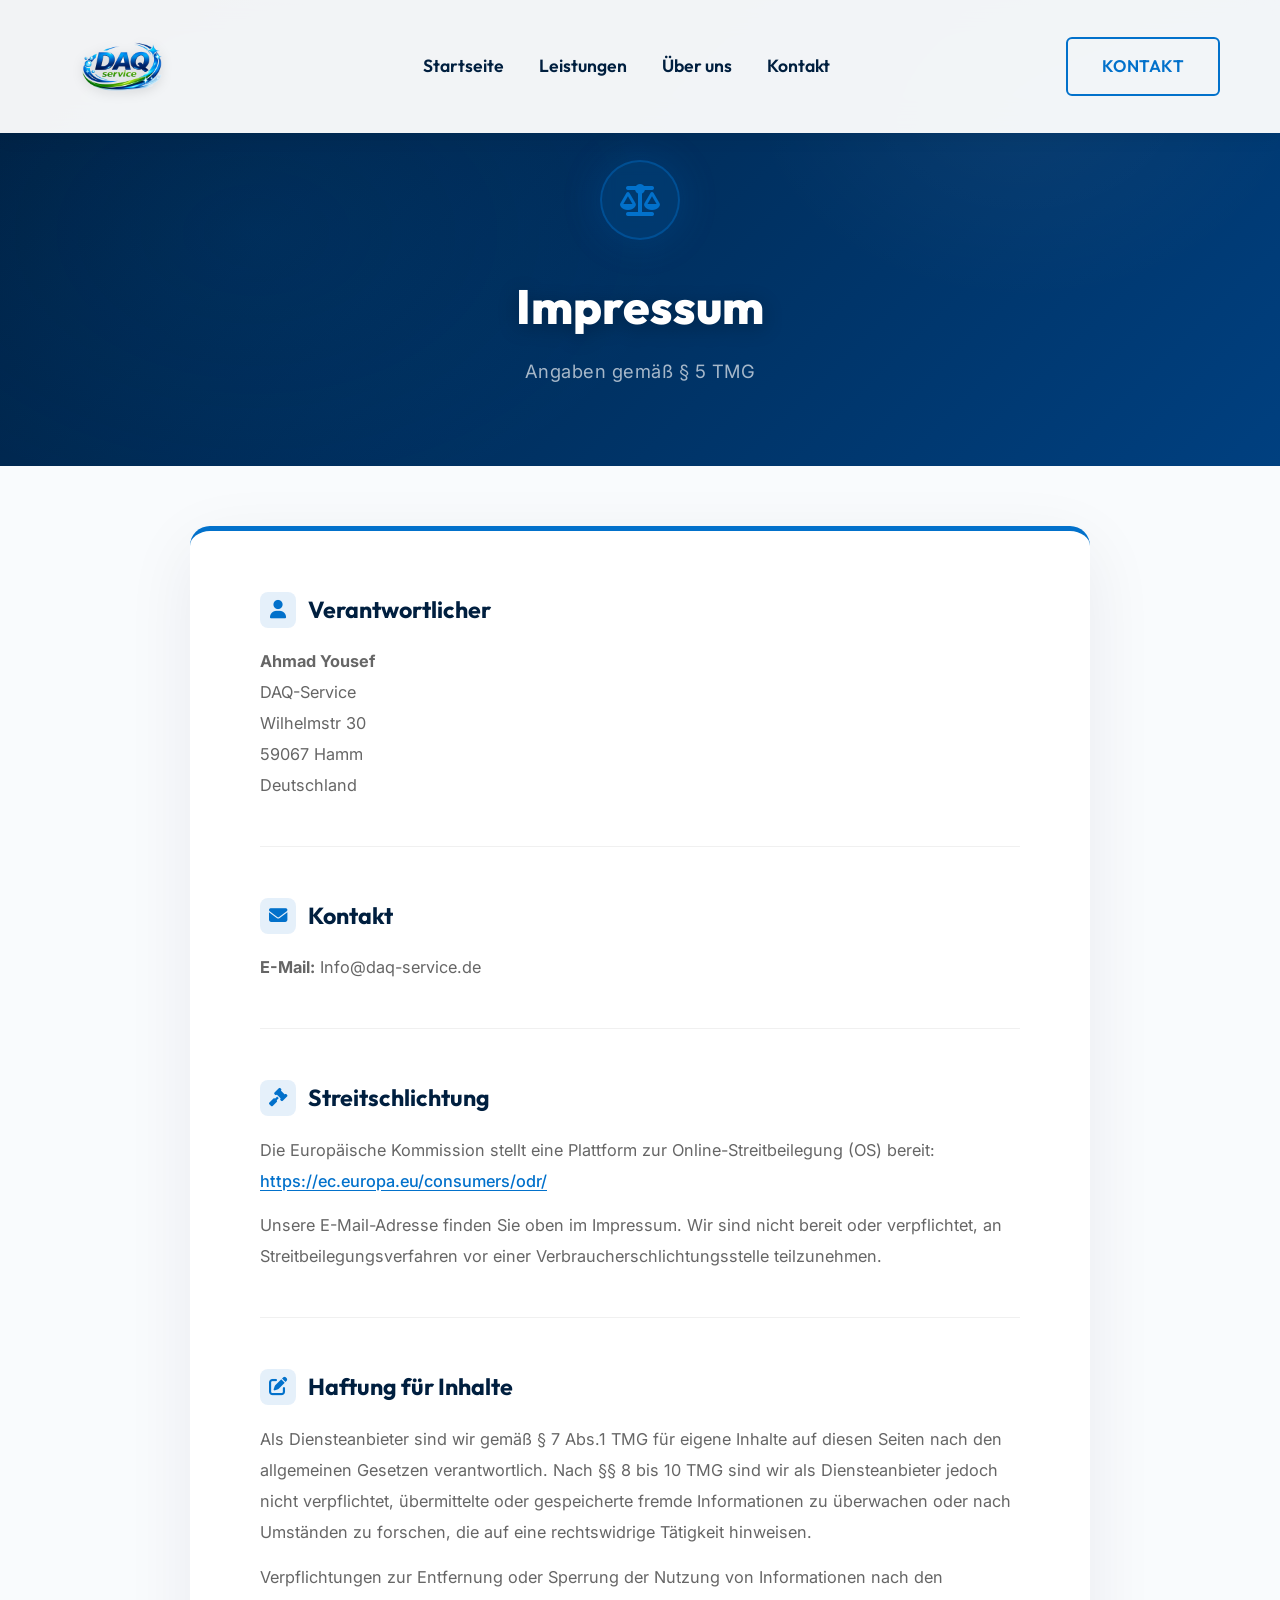
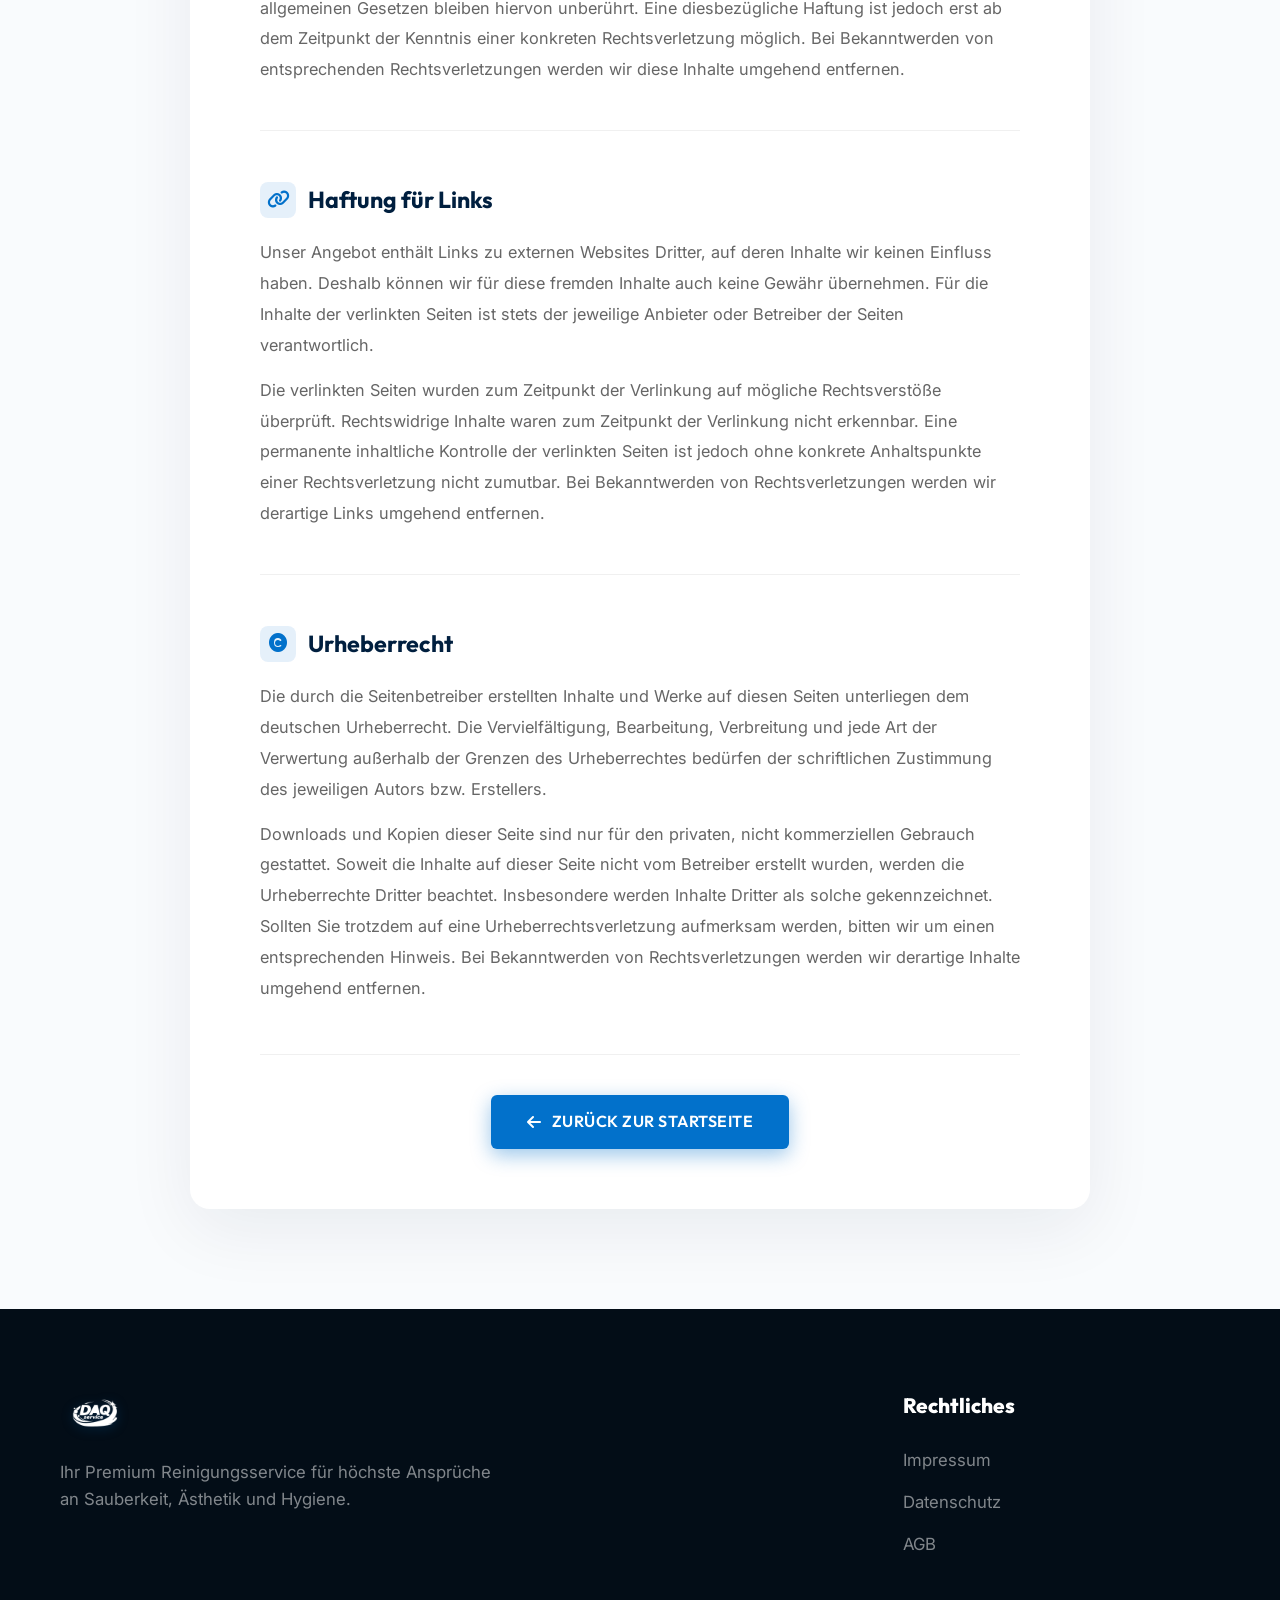
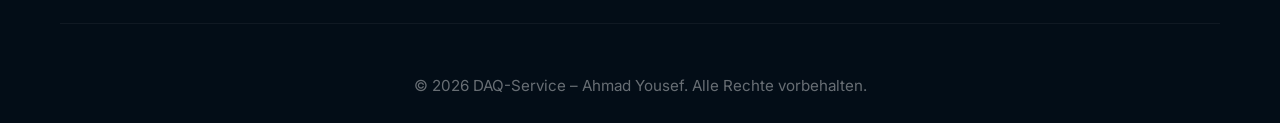
<file: impressum.html>
<!DOCTYPE html>
<html lang="de">

<head>
    <meta charset="UTF-8">
    <meta name="viewport" content="width=device-width, initial-scale=1.0">
    <title>Impressum | DAQ-Service</title>
    <meta name="description" content="Impressum von DAQ-Service – Ahmad Yousef, Wilhelmstr 30, 59067 Hamm.">
    <meta name="robots" content="noindex, follow">
    <link
        href="https://fonts.googleapis.com/css2?family=Outfit:wght@300;400;600;800&family=Inter:wght@300;400;600&display=swap"
        rel="stylesheet">
    <link rel="stylesheet" href="https://cdnjs.cloudflare.com/ajax/libs/font-awesome/6.4.0/css/all.min.css">
    <link rel="stylesheet" href="css/style.css">
    <link rel="stylesheet" href="css/legal.css">
</head>

<body>

    <!-- Header -->
    <header class="header">
        <div class="container">
            <div class="logo">
                <a href="index.html">
                    <img src="logo.png" alt="DAQ-Service Logo" class="logo-img">
                </a>
            </div>
            <nav class="nav">
                <ul class="nav-list">
                    <li><a href="index.html#home">Startseite</a></li>
                    <li><a href="index.html#services">Leistungen</a></li>
                    <li><a href="index.html#about">Über uns</a></li>
                    <li><a href="index.html#contact">Kontakt</a></li>
                </ul>
            </nav>
            <div class="header-contact">
                <a href="index.html#contact" class="btn btn-outline">Kontakt</a>
            </div>
            <div class="mobile-menu-btn">
                <i class="fa-solid fa-bars"></i>
            </div>
        </div>
    </header>

    <!-- Legal Page Hero -->
    <div class="legal-hero">
        <div class="container">
            <div class="legal-hero-content">
                <div class="legal-icon"><i class="fa-solid fa-scale-balanced"></i></div>
                <h1>Impressum</h1>
                <p>Angaben gemäß § 5 TMG</p>
            </div>
        </div>
    </div>

    <!-- Content -->
    <main class="legal-content">
        <div class="container">
            <div class="legal-card">

                <section class="legal-section">
                    <h2><i class="fa-solid fa-user"></i> Verantwortlicher</h2>
                    <p>
                        <strong>Ahmad Yousef</strong><br>
                        DAQ-Service<br>
                        Wilhelmstr 30<br>
                        59067 Hamm<br>
                        Deutschland
                    </p>
                </section>

                <section class="legal-section">
                    <h2><i class="fa-solid fa-envelope"></i> Kontakt</h2>
                    <p>
                        <strong>E-Mail:</strong> Info@daq-service.de
                    </p>
                </section>

                <section class="legal-section">
                    <h2><i class="fa-solid fa-gavel"></i> Streitschlichtung</h2>
                    <p>Die Europäische Kommission stellt eine Plattform zur Online-Streitbeilegung (OS) bereit: <a
                            href="https://ec.europa.eu/consumers/odr/" target="_blank"
                            rel="noopener noreferrer">https://ec.europa.eu/consumers/odr/</a></p>
                    <p>Unsere E-Mail-Adresse finden Sie oben im Impressum. Wir sind nicht bereit oder verpflichtet, an
                        Streitbeilegungsverfahren vor einer Verbraucherschlichtungsstelle teilzunehmen.</p>
                </section>

                <section class="legal-section">
                    <h2><i class="fa-solid fa-pen-to-square"></i> Haftung für Inhalte</h2>
                    <p>Als Diensteanbieter sind wir gemäß § 7 Abs.1 TMG für eigene Inhalte auf diesen Seiten nach den
                        allgemeinen Gesetzen verantwortlich. Nach §§ 8 bis 10 TMG sind wir als Diensteanbieter jedoch
                        nicht verpflichtet, übermittelte oder gespeicherte fremde Informationen zu überwachen oder nach
                        Umständen zu forschen, die auf eine rechtswidrige Tätigkeit hinweisen.</p>
                    <p>Verpflichtungen zur Entfernung oder Sperrung der Nutzung von Informationen nach den allgemeinen
                        Gesetzen bleiben hiervon unberührt. Eine diesbezügliche Haftung ist jedoch erst ab dem Zeitpunkt
                        der Kenntnis einer konkreten Rechtsverletzung möglich. Bei Bekanntwerden von entsprechenden
                        Rechtsverletzungen werden wir diese Inhalte umgehend entfernen.</p>
                </section>

                <section class="legal-section">
                    <h2><i class="fa-solid fa-link"></i> Haftung für Links</h2>
                    <p>Unser Angebot enthält Links zu externen Websites Dritter, auf deren Inhalte wir keinen Einfluss
                        haben. Deshalb können wir für diese fremden Inhalte auch keine Gewähr übernehmen. Für die
                        Inhalte der verlinkten Seiten ist stets der jeweilige Anbieter oder Betreiber der Seiten
                        verantwortlich.</p>
                    <p>Die verlinkten Seiten wurden zum Zeitpunkt der Verlinkung auf mögliche Rechtsverstöße überprüft.
                        Rechtswidrige Inhalte waren zum Zeitpunkt der Verlinkung nicht erkennbar. Eine permanente
                        inhaltliche Kontrolle der verlinkten Seiten ist jedoch ohne konkrete Anhaltspunkte einer
                        Rechtsverletzung nicht zumutbar. Bei Bekanntwerden von Rechtsverletzungen werden wir derartige
                        Links umgehend entfernen.</p>
                </section>

                <section class="legal-section">
                    <h2><i class="fa-solid fa-copyright"></i> Urheberrecht</h2>
                    <p>Die durch die Seitenbetreiber erstellten Inhalte und Werke auf diesen Seiten unterliegen dem
                        deutschen Urheberrecht. Die Vervielfältigung, Bearbeitung, Verbreitung und jede Art der
                        Verwertung außerhalb der Grenzen des Urheberrechtes bedürfen der schriftlichen Zustimmung des
                        jeweiligen Autors bzw. Erstellers.</p>
                    <p>Downloads und Kopien dieser Seite sind nur für den privaten, nicht kommerziellen Gebrauch
                        gestattet. Soweit die Inhalte auf dieser Seite nicht vom Betreiber erstellt wurden, werden die
                        Urheberrechte Dritter beachtet. Insbesondere werden Inhalte Dritter als solche gekennzeichnet.
                        Sollten Sie trotzdem auf eine Urheberrechtsverletzung aufmerksam werden, bitten wir um einen
                        entsprechenden Hinweis. Bei Bekanntwerden von Rechtsverletzungen werden wir derartige Inhalte
                        umgehend entfernen.</p>
                </section>

                <div class="legal-back">
                    <a href="index.html" class="btn btn-primary"><i class="fa-solid fa-arrow-left"></i> Zurück zur
                        Startseite</a>
                </div>
            </div>
        </div>
    </main>

    <!-- Footer -->
    <footer class="footer">
        <div class="container">
            <div class="footer-content">
                <div class="footer-logo">
                    <a href="index.html">
                        <img src="logo.png" alt="DAQ-Service Logo" class="footer-logo-img">
                    </a>
                    <p>Ihr Premium Reinigungsservice für höchste Ansprüche an Sauberkeit, Ästhetik und Hygiene.</p>
                </div>
                <div class="footer-links">
                    <h3>Rechtliches</h3>
                    <ul>
                        <li><a href="impressum.html">Impressum</a></li>
                        <li><a href="datenschutz.html">Datenschutz</a></li>
                        <li><a href="agb.html">AGB</a></li>
                    </ul>
                </div>
            </div>
            <div class="footer-bottom">
                <p>&copy; 2026 DAQ-Service – Ahmad Yousef. Alle Rechte vorbehalten.</p>
            </div>
        </div>
    </footer>

    <script src="https://code.jquery.com/jquery-3.7.1.min.js"></script>
    <script src="js/script.js"></script>
</body>

</html>
</file>
<file: css/style.css>
/* Google Fonts Imported HTML */

:root {
    --primary-color: #001f3f;
    /* Deep Navy Blue */
    --primary-light: #003366;
    --accent-color: #0271cb;
    /* Brand Blue */
    --accent-hover: #0258a3;
    --text-main: #333333;
    --text-muted: #666666;
    --bg-light: #f9fbfd;
    --bg-white: #ffffff;
    --transition: all 0.4s cubic-bezier(0.25, 0.8, 0.25, 1);
}

* {
    margin: 0;
    padding: 0;
    box-sizing: border-box;
}

html,
body {
    overflow-x: hidden;
    max-width: 100%;
}

body {
    font-family: 'Inter', sans-serif;
    color: var(--text-main);
    background-color: var(--bg-white);
    line-height: 1.6;
}

h1,
h2,
h3,
h4,
h5,
h6 {
    font-family: 'Outfit', sans-serif;
    color: var(--primary-color);
    font-weight: 800;
}

a {
    text-decoration: none;
    color: inherit;
    transition: var(--transition);
}

ul {
    list-style: none;
}

.container {
    width: 100%;
    max-width: 1200px;
    margin: 0 auto;
    padding: 0 20px;
}

.section-padding {
    padding: 100px 0;
}

.section-title {
    text-align: center;
    margin-bottom: 60px;
}

.section-title h2 {
    font-size: 2.8rem;
    margin-bottom: 15px;
    position: relative;
    display: inline-block;
}

.section-title h2::after {
    content: '';
    position: absolute;
    width: 60px;
    height: 4px;
    background-color: var(--accent-color);
    bottom: -10px;
    left: 50%;
    transform: translateX(-50%);
    border-radius: 2px;
}

.section-title p {
    color: var(--text-muted);
    font-size: 1.15rem;
    max-width: 600px;
    margin: 0 auto;
}

/* Buttons */
.btn {
    display: inline-block;
    padding: 14px 34px;
    border-radius: 6px;
    font-family: 'Outfit', sans-serif;
    font-weight: 600;
    font-size: 1.05rem;
    cursor: pointer;
    transition: var(--transition);
    border: none;
    text-align: center;
    text-transform: uppercase;
    letter-spacing: 0.5px;
}

.btn-primary {
    background-color: var(--accent-color);
    color: var(--bg-white);
    box-shadow: 0 6px 20px rgba(2, 113, 203, 0.4);
}

.btn-primary:hover {
    background-color: var(--accent-hover);
    transform: translateY(-4px);
    box-shadow: 0 10px 25px rgba(2, 113, 203, 0.5);
}

.btn-secondary {
    background-color: transparent;
    color: var(--bg-white);
    border: 2px solid var(--bg-white);
}

.btn-secondary:hover {
    background-color: var(--bg-white);
    color: var(--primary-color);
}

.btn-outline {
    background-color: transparent;
    color: var(--accent-color);
    border: 2px solid var(--accent-color);
}

.btn-outline:hover {
    background-color: var(--accent-color);
    color: var(--bg-white);
    box-shadow: 0 6px 15px rgba(2, 113, 203, 0.3);
}

/* Header */
.header {
    position: fixed;
    top: 0;
    left: 0;
    width: 100%;
    z-index: 1000;
    background-color: rgba(255, 255, 255, 0.95);
    backdrop-filter: blur(15px);
    box-shadow: 0 2px 20px rgba(0, 0, 0, 0.08);
    padding: 24px 0;
    transition: var(--transition);
}

.header.scrolled {
    padding: 15px 0;
    background-color: rgba(255, 255, 255, 0.98);
}

.header .container {
    display: flex;
    justify-content: space-between;
    align-items: center;
}

.logo {
    display: flex;
    align-items: center;
}

.logo a {
    display: flex;
    align-items: center;
}

.logo-img {
    height: 85px;
    width: auto;
    object-fit: contain;
    display: block;
    transition: var(--transition);
    filter: drop-shadow(0 2px 6px rgba(0, 0, 0, 0.12));
}

.logo-img:hover {
    transform: scale(1.04);
    filter: drop-shadow(0 4px 10px rgba(2, 113, 203, 0.25));
}

.nav-list {
    display: flex;
    gap: 35px;
}

.nav-list a {
    font-family: 'Outfit', sans-serif;
    font-weight: 600;
    color: var(--primary-color);
    position: relative;
    padding-bottom: 5px;
    font-size: 1.1rem;
}

.nav-list a::after {
    content: '';
    position: absolute;
    width: 0;
    height: 3px;
    background-color: var(--accent-color);
    bottom: 0;
    left: 0;
    transition: var(--transition);
    border-radius: 2px;
}

.nav-list a:hover::after,
.nav-list a.active::after {
    width: 100%;
}

.mobile-menu-btn {
    display: none;
    font-size: 1.8rem;
    color: var(--primary-color);
    cursor: pointer;
}

/* Hero Section */
.hero {
    height: 100vh;
    min-height: 700px;
    background: linear-gradient(rgba(0, 31, 63, 0.75), rgba(0, 31, 63, 0.85)), url('https://images.unsplash.com/photo-1581578731548-c64695cc6952?q=80&w=2070&auto=format&fit=crop') center/cover no-repeat;
    display: flex;
    align-items: center;
    position: relative;
}

.hero-content {
    max-width: 850px;
    color: var(--bg-white);
    margin: 0 auto;
    text-align: center;
    padding-top: 80px;
}

.hero h1 {
    font-size: 4.5rem;
    color: var(--bg-white);
    line-height: 1.15;
    margin-bottom: 25px;
    text-shadow: 0 4px 15px rgba(0, 0, 0, 0.3);
}

.hero h1 span {
    color: var(--accent-color);
}

.hero p {
    font-size: 1.35rem;
    margin-bottom: 45px;
    opacity: 0.95;
    text-shadow: 0 2px 10px rgba(0, 0, 0, 0.5);
}

.hero-buttons {
    display: flex;
    gap: 25px;
    justify-content: center;
}

/* Services */
.services {
    background-color: var(--bg-light);
}

.services-grid {
    display: grid;
    grid-template-columns: repeat(auto-fit, minmax(260px, 1fr));
    gap: 35px;
}

.service-card {
    background-color: var(--bg-white);
    padding: 50px 35px;
    border-radius: 12px;
    text-align: center;
    box-shadow: 0 10px 40px rgba(0, 0, 0, 0.04);
    transition: var(--transition);
    position: relative;
    overflow: hidden;
    border-bottom: 4px solid transparent;
}

.service-card:hover {
    transform: translateY(-12px);
    box-shadow: 0 20px 50px rgba(0, 0, 0, 0.1);
    border-bottom: 4px solid var(--accent-color);
}

.service-icon {
    width: 90px;
    height: 90px;
    background-color: rgba(2, 113, 203, 0.1);
    color: var(--accent-color);
    border-radius: 50%;
    display: flex;
    align-items: center;
    justify-content: center;
    font-size: 2.2rem;
    margin: 0 auto 25px;
    transition: var(--transition);
}

.service-card:hover .service-icon {
    background-color: var(--accent-color);
    color: var(--bg-white);
    box-shadow: 0 10px 20px rgba(2, 113, 203, 0.3);
}

.service-card h3 {
    margin-bottom: 18px;
    font-size: 1.4rem;
}

.service-card p {
    color: var(--text-muted);
    font-size: 1rem;
    line-height: 1.7;
}

/* About Section */
.about {
    background-color: var(--bg-white);
}

.about-content {
    display: grid;
    grid-template-columns: 1fr 1fr;
    gap: 70px;
    align-items: center;
}

.about-text h2 {
    font-size: 2.5rem;
    margin-bottom: 25px;
}

.about-text p {
    color: var(--text-muted);
    margin-bottom: 35px;
    font-size: 1.1rem;
}

.about-features {
    display: grid;
    grid-template-columns: 1fr 1fr;
    gap: 20px;
}

.about-features li {
    display: flex;
    align-items: center;
    gap: 12px;
    font-weight: 600;
    font-size: 1.05rem;
    color: var(--primary-color);
}

.about-features i {
    color: var(--accent-color);
    font-size: 1.4rem;
}

.about-image .image-wrapper {
    width: 100%;
    height: 550px;
    border-radius: 15px;
    background: url('https://images.unsplash.com/photo-1527515637462-cff94eecc1ac?q=80&w=1974&auto=format&fit=crop') center/cover;
    box-shadow: -25px 25px 0 rgba(2, 113, 203, 0.2);
    transition: var(--transition);
}

.about-image:hover .image-wrapper {
    box-shadow: -15px 15px 0 rgba(2, 113, 203, 0.4);
    transform: translate(-5px, 5px);
}

/* Contact Section */
.contact {
    background-color: var(--bg-light);
}

/* ── Email Card ── */
.contact-email-box {
    max-width: 680px;
    margin: 0 auto;
    background: var(--bg-white);
    border-radius: 20px;
    box-shadow: 0 25px 70px rgba(0, 31, 63, 0.09);
    overflow: hidden;
    border-top: 5px solid var(--accent-color);
    transition: var(--transition);
}

.contact-email-box:hover {
    transform: translateY(-6px);
    box-shadow: 0 35px 80px rgba(0, 31, 63, 0.13);
}

.contact-email-inner {
    padding: 60px 50px 45px;
    text-align: center;
    display: flex;
    flex-direction: column;
    align-items: center;
    gap: 0;
}

.contact-email-icon {
    width: 88px;
    height: 88px;
    background: linear-gradient(135deg, rgba(2, 113, 203, 0.15), rgba(2, 113, 203, 0.05));
    border: 2px solid rgba(2, 113, 203, 0.3);
    border-radius: 50%;
    display: flex;
    align-items: center;
    justify-content: center;
    font-size: 2.2rem;
    color: var(--accent-color);
    margin-bottom: 28px;
    transition: var(--transition);
    box-shadow: 0 8px 25px rgba(2, 113, 203, 0.15);
}

.contact-email-box:hover .contact-email-icon {
    background: var(--accent-color);
    color: #fff;
    box-shadow: 0 12px 35px rgba(2, 113, 203, 0.4);
    transform: scale(1.07) rotate(-5deg);
}

.contact-email-inner h3 {
    font-size: 1.7rem;
    color: var(--primary-color);
    margin-bottom: 10px;
    font-weight: 800;
}

.contact-email-inner>p {
    color: var(--text-muted);
    font-size: 1.05rem;
    margin-bottom: 30px;
    line-height: 1.6;
}

.contact-email-link {
    display: inline-flex;
    align-items: center;
    gap: 10px;
    font-family: 'Outfit', sans-serif;
    font-size: 1.3rem;
    font-weight: 700;
    color: var(--primary-color);
    background: rgba(2, 113, 203, 0.08);
    border: 2px solid rgba(2, 113, 203, 0.25);
    border-radius: 50px;
    padding: 14px 32px;
    margin-bottom: 28px;
    transition: var(--transition);
    letter-spacing: 0.3px;
}

.contact-email-link i {
    color: var(--accent-color);
    font-size: 1.1rem;
}

.contact-email-link:hover {
    background: var(--primary-color);
    border-color: var(--primary-color);
    color: var(--accent-color);
    transform: scale(1.03);
    box-shadow: 0 8px 25px rgba(0, 31, 63, 0.15);
}

/* ── Phone Links ── */
.contact-phones {
    display: flex;
    flex-wrap: wrap;
    justify-content: center;
    gap: 15px;
    margin-bottom: 35px;
}

.contact-phone-link {
    display: inline-flex;
    align-items: center;
    gap: 8px;
    font-family: 'Outfit', sans-serif;
    font-size: 1.15rem;
    font-weight: 600;
    color: var(--text-main);
    background: var(--bg-light);
    border: 1px solid #e1e8ed;
    border-radius: 50px;
    padding: 10px 24px;
    transition: var(--transition);
}

.contact-phone-link i {
    color: var(--accent-color);
}

.contact-phone-link:hover {
    background: var(--primary-color);
    border-color: var(--primary-color);
    color: #fff;
    transform: translateY(-3px);
    box-shadow: 0 5px 15px rgba(0, 31, 63, 0.1);
}

.contact-email-btn {
    display: inline-flex;
    align-items: center;
    gap: 10px;
    font-size: 1.05rem;
    padding: 15px 40px;
}

/* ── Meta row (address + name) ── */
.contact-meta {
    display: flex;
    justify-content: center;
    gap: 0;
    background: var(--primary-color);
    padding: 22px 40px;
    flex-wrap: wrap;
    gap: 12px;
}

.contact-meta-item {
    display: flex;
    align-items: center;
    gap: 10px;
    color: rgba(255, 255, 255, 0.75);
    font-size: 0.98rem;
    background: rgba(255, 255, 255, 0.07);
    padding: 10px 22px;
    border-radius: 50px;
    transition: var(--transition);
}

.contact-meta-item:hover {
    background: rgba(255, 255, 255, 0.12);
    color: #fff;
}

.contact-meta-item i {
    color: var(--accent-color);
    font-size: 1rem;
}



/* Footer */
.footer {
    background-color: #030d17;
    color: var(--bg-white);
    padding: 80px 0 25px;
}

.footer-content {
    display: grid;
    grid-template-columns: 2.5fr 1fr;
    gap: 50px;
    margin-bottom: 50px;
    border-bottom: 1px solid rgba(255, 255, 255, 0.05);
    padding-bottom: 50px;
}

.footer-logo-img {
    height: 48px;
    width: auto;
    object-fit: contain;
    margin-bottom: 22px;
    display: block;
    filter: brightness(0) invert(1) drop-shadow(0 2px 6px rgba(2, 113, 203, 0.25));
    transition: var(--transition);
}

.footer-logo-img:hover {
    filter: brightness(0) invert(1) drop-shadow(0 4px 12px rgba(2, 113, 203, 0.5));
}

.footer-logo p {
    color: rgba(255, 255, 255, 0.5);
    max-width: 450px;
    font-size: 1.05rem;
}

.footer-links h3 {
    color: var(--bg-white);
    margin-bottom: 25px;
    font-size: 1.3rem;
}

.footer-links ul li {
    margin-bottom: 15px;
}

.footer-links a {
    color: rgba(255, 255, 255, 0.5);
    font-size: 1.05rem;
}

.footer-links a:hover {
    color: var(--accent-color);
    padding-left: 8px;
}

.footer-bottom {
    text-align: center;
    color: rgba(255, 255, 255, 0.4);
    font-size: 0.95rem;
}

/* Responsive Design */
@media (max-width: 992px) {
    .about-content {
        grid-template-columns: 1fr;
    }

    .about-image {
        order: -1;
        margin-bottom: 30px;
    }

    .contact-wrapper {
        grid-template-columns: 1fr;
    }

    .hero h1 {
        font-size: 3.5rem;
    }
}

@media (max-width: 768px) {
    .hero h1 {
        font-size: 2.5rem;
    }

    .hero p {
        font-size: 1.1rem;
    }

    .nav {
        display: none;
        position: absolute;
        top: 100%;
        left: 0;
        width: 100%;
        background-color: var(--bg-white);
        padding: 30px 20px;
        box-shadow: 0 15px 30px rgba(0, 0, 0, 0.1);
        border-top: 1px solid #f1f1f1;
    }

    .nav.active {
        display: block;
        animation: fadeIn 0.3s ease;
    }

    @keyframes fadeIn {
        from {
            opacity: 0;
            transform: translateY(-10px);
        }

        to {
            opacity: 1;
            transform: translateY(0);
        }
    }

    .nav-list {
        flex-direction: column;
        gap: 20px;
        text-align: center;
    }

    .nav-list a {
        font-size: 1.2rem;
        display: block;
        padding: 10px 0;
    }

    .mobile-menu-btn {
        display: block;
    }

    .header-contact {
        display: none;
    }

    .hero-buttons {
        flex-direction: column;
        padding: 0 20px;
    }

    .about-features {
        grid-template-columns: 1fr;
    }

    .contact-info {
        padding: 40px 30px;
    }

    .contact-form {
        padding: 40px 30px;
    }

    .footer-content {
        grid-template-columns: 1fr;
    }

    /* Mobile Fixes for Added content */
    .logo-img {
        height: 60px;
        /* Limit huge logo height on phones */
    }

    .contact-email-inner {
        padding: 40px 20px 30px;
    }

    .contact-email-link {
        font-size: 1.05rem;
        padding: 12px 20px;
        word-break: break-all;
    }

    .contact-phone-link {
        font-size: 1rem;
        padding: 10px 18px;
        width: 100%;
        justify-content: center;
    }

    .contact-phones {
        flex-direction: column;
        gap: 10px;
        width: 100%;
    }

    .contact-meta {
        padding: 15px 10px;
    }
}
</file>
<file: css/legal.css>
/* ============================================
   legal.css — Shared Styles for Legal Pages
   daq Service
   ============================================ */

/* ── Legal Hero Banner ── */
.legal-hero {
    background: linear-gradient(135deg, var(--primary-color) 0%, var(--primary-light) 60%, #004080 100%);
    padding: 160px 0 80px;
    text-align: center;
    position: relative;
    overflow: hidden;
}

.legal-hero::before {
    content: '';
    position: absolute;
    inset: 0;
    background:
        radial-gradient(ellipse 600px 400px at 20% 50%, rgba(2, 113, 203, 0.08) 0%, transparent 70%),
        radial-gradient(ellipse 400px 300px at 80% 20%, rgba(255, 255, 255, 0.04) 0%, transparent 70%);
    pointer-events: none;
}

.legal-hero-content {
    position: relative;
    z-index: 1;
}

.legal-icon {
    width: 80px;
    height: 80px;
    background: rgba(2, 113, 203, 0.15);
    border: 2px solid rgba(2, 113, 203, 0.4);
    border-radius: 50%;
    display: flex;
    align-items: center;
    justify-content: center;
    font-size: 2rem;
    color: var(--accent-color);
    margin: 0 auto 28px;
    backdrop-filter: blur(8px);
    box-shadow: 0 0 40px rgba(2, 113, 203, 0.2);
    animation: pulse-icon 3s ease-in-out infinite;
}

@keyframes pulse-icon {

    0%,
    100% {
        box-shadow: 0 0 30px rgba(2, 113, 203, 0.2);
    }

    50% {
        box-shadow: 0 0 55px rgba(2, 113, 203, 0.4);
    }
}

.legal-hero-content h1 {
    color: #ffffff;
    font-size: 3rem;
    font-weight: 800;
    margin-bottom: 12px;
    text-shadow: 0 4px 20px rgba(0, 0, 0, 0.3);
}

.legal-hero-content p {
    color: rgba(255, 255, 255, 0.65);
    font-size: 1.15rem;
    letter-spacing: 0.5px;
}

/* ── Main Content Wrapper ── */
.legal-content {
    background-color: var(--bg-light);
    padding: 60px 0 100px;
}

/* ── White Card Container ── */
.legal-card {
    background: var(--bg-white);
    border-radius: 20px;
    padding: 60px 70px;
    box-shadow: 0 20px 70px rgba(0, 31, 63, 0.07);
    max-width: 900px;
    margin: 0 auto;
    border-top: 5px solid var(--accent-color);
}

/* ── Each Section Block ── */
.legal-section {
    margin-bottom: 50px;
    padding-bottom: 45px;
    border-bottom: 1px solid #f0f0f0;
    animation: fadeInUp 0.5s ease both;
}

.legal-section:last-of-type {
    border-bottom: none;
    margin-bottom: 0;
    padding-bottom: 0;
}

@keyframes fadeInUp {
    from {
        opacity: 0;
        transform: translateY(18px);
    }

    to {
        opacity: 1;
        transform: translateY(0);
    }
}

/* ── Section Heading ── */
.legal-section h2 {
    font-size: 1.45rem;
    color: var(--primary-color);
    margin-bottom: 18px;
    display: flex;
    align-items: center;
    gap: 12px;
    font-weight: 700;
}

.legal-section h2 i {
    color: var(--accent-color);
    font-size: 1.15rem;
    width: 36px;
    height: 36px;
    background: rgba(2, 113, 203, 0.1);
    border-radius: 8px;
    display: flex;
    align-items: center;
    justify-content: center;
    flex-shrink: 0;
}

.legal-section h3 {
    font-size: 1.1rem;
    color: var(--primary-color);
    margin: 22px 0 10px;
    font-weight: 600;
}

/* ── Paragraph text ── */
.legal-section p {
    color: var(--text-muted);
    font-size: 1.02rem;
    line-height: 1.9;
    margin-bottom: 14px;
}

.legal-section p:last-child {
    margin-bottom: 0;
}

/* ── Highlighted block (e.g. address) ── */
.legal-highlight {
    background: linear-gradient(135deg, rgba(0, 31, 63, 0.04), rgba(2, 113, 203, 0.06));
    border-left: 4px solid var(--accent-color);
    border-radius: 0 10px 10px 0;
    padding: 20px 25px !important;
    margin: 16px 0 20px !important;
    color: var(--primary-color) !important;
    font-size: 1.02rem !important;
}

/* ── Custom List ── */
.legal-list {
    list-style: none;
    padding: 0;
    margin: 16px 0 20px;
    display: flex;
    flex-direction: column;
    gap: 12px;
}

.legal-list li {
    display: flex;
    align-items: flex-start;
    gap: 14px;
    color: var(--text-muted);
    font-size: 1.02rem;
    line-height: 1.7;
}

.legal-list li i {
    color: var(--accent-color);
    font-size: 0.95rem;
    margin-top: 4px;
    flex-shrink: 0;
}

/* ── Inline links inside legal sections ── */
.legal-section a {
    color: var(--accent-color);
    text-decoration: underline;
    text-underline-offset: 3px;
    font-weight: 500;
    transition: var(--transition);
}

.legal-section a:hover {
    color: var(--accent-hover);
}

/* ── Back Button ── */
.legal-back {
    margin-top: 50px;
    padding-top: 40px;
    border-top: 1px solid #f0f0f0;
    text-align: center;
}

.legal-back .btn {
    display: inline-flex;
    align-items: center;
    gap: 10px;
    padding: 14px 36px;
    font-size: 1rem;
}

/* ── Responsive ── */
@media (max-width: 768px) {
    .legal-hero {
        padding: 140px 0 60px;
    }

    .legal-hero-content h1 {
        font-size: 2rem;
    }

    .legal-card {
        padding: 36px 24px;
        border-radius: 14px;
    }

    .legal-section h2 {
        font-size: 1.2rem;
    }
}
</file>
